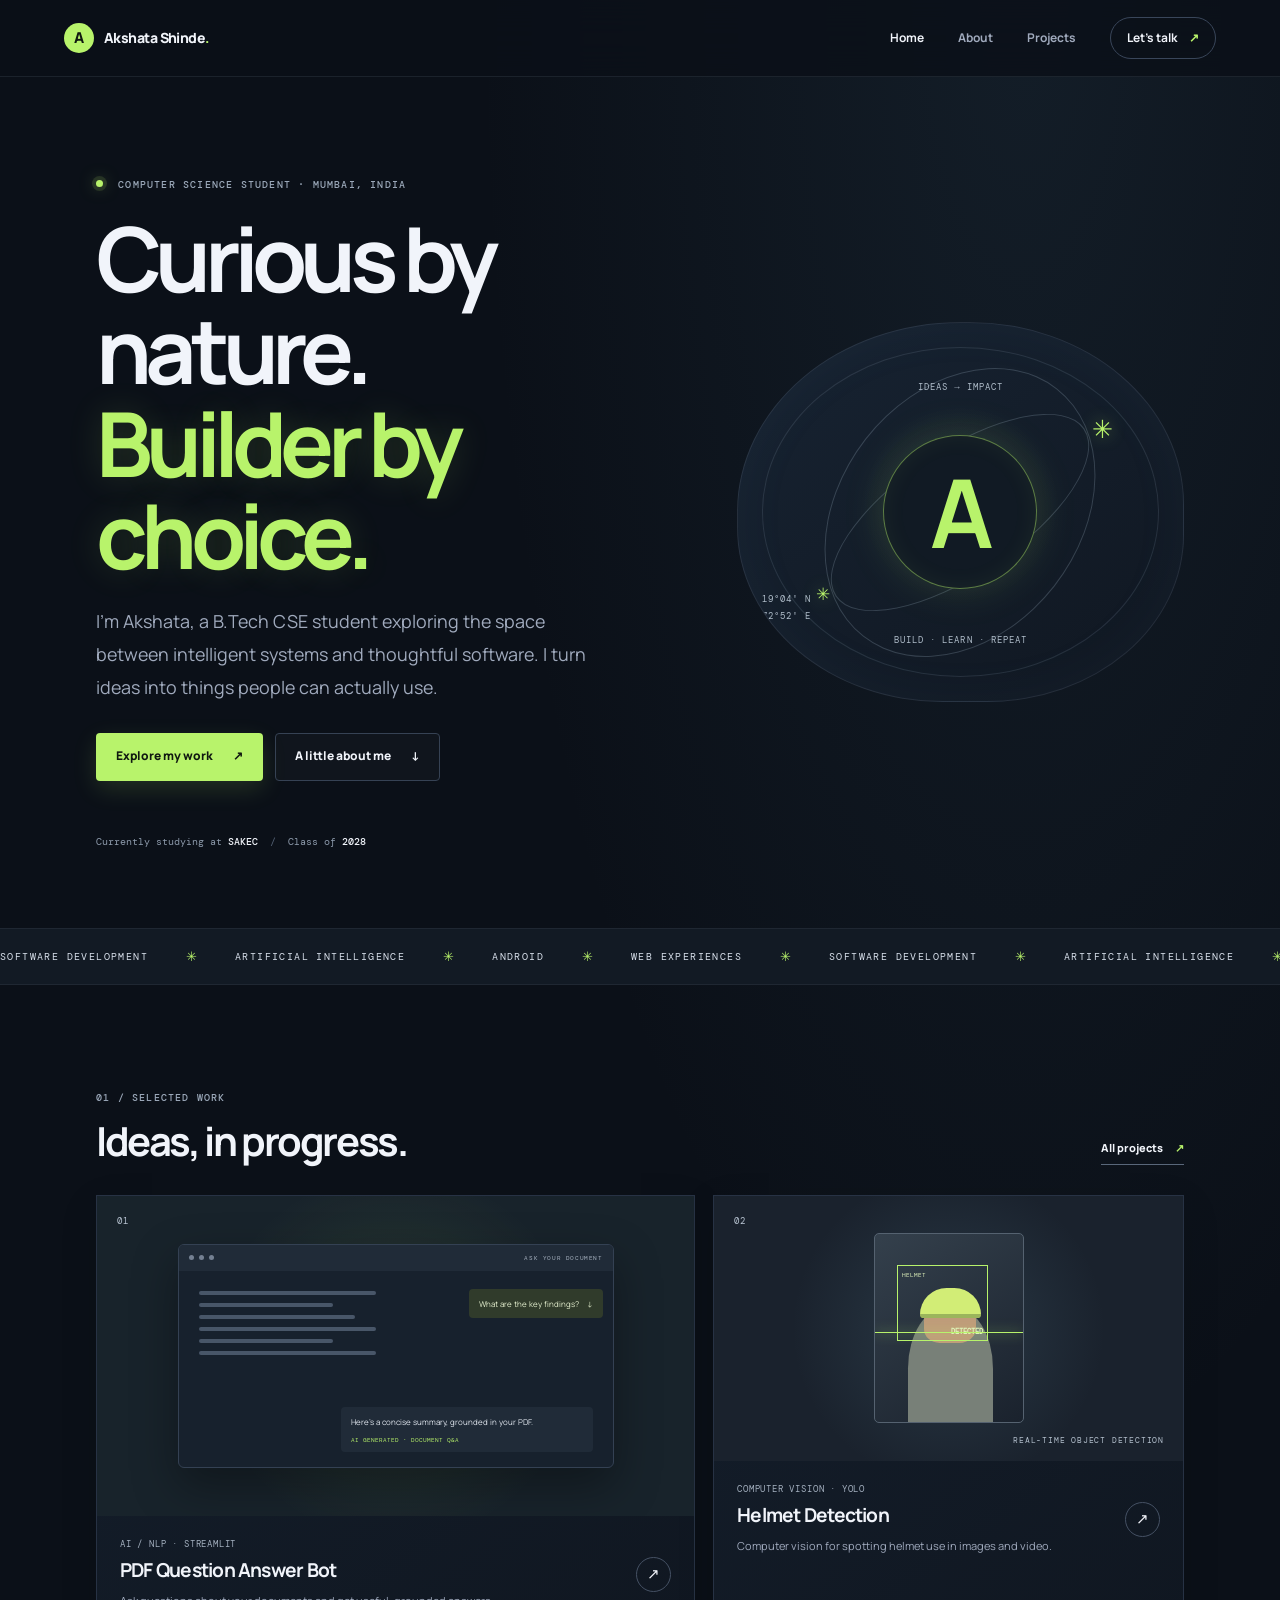
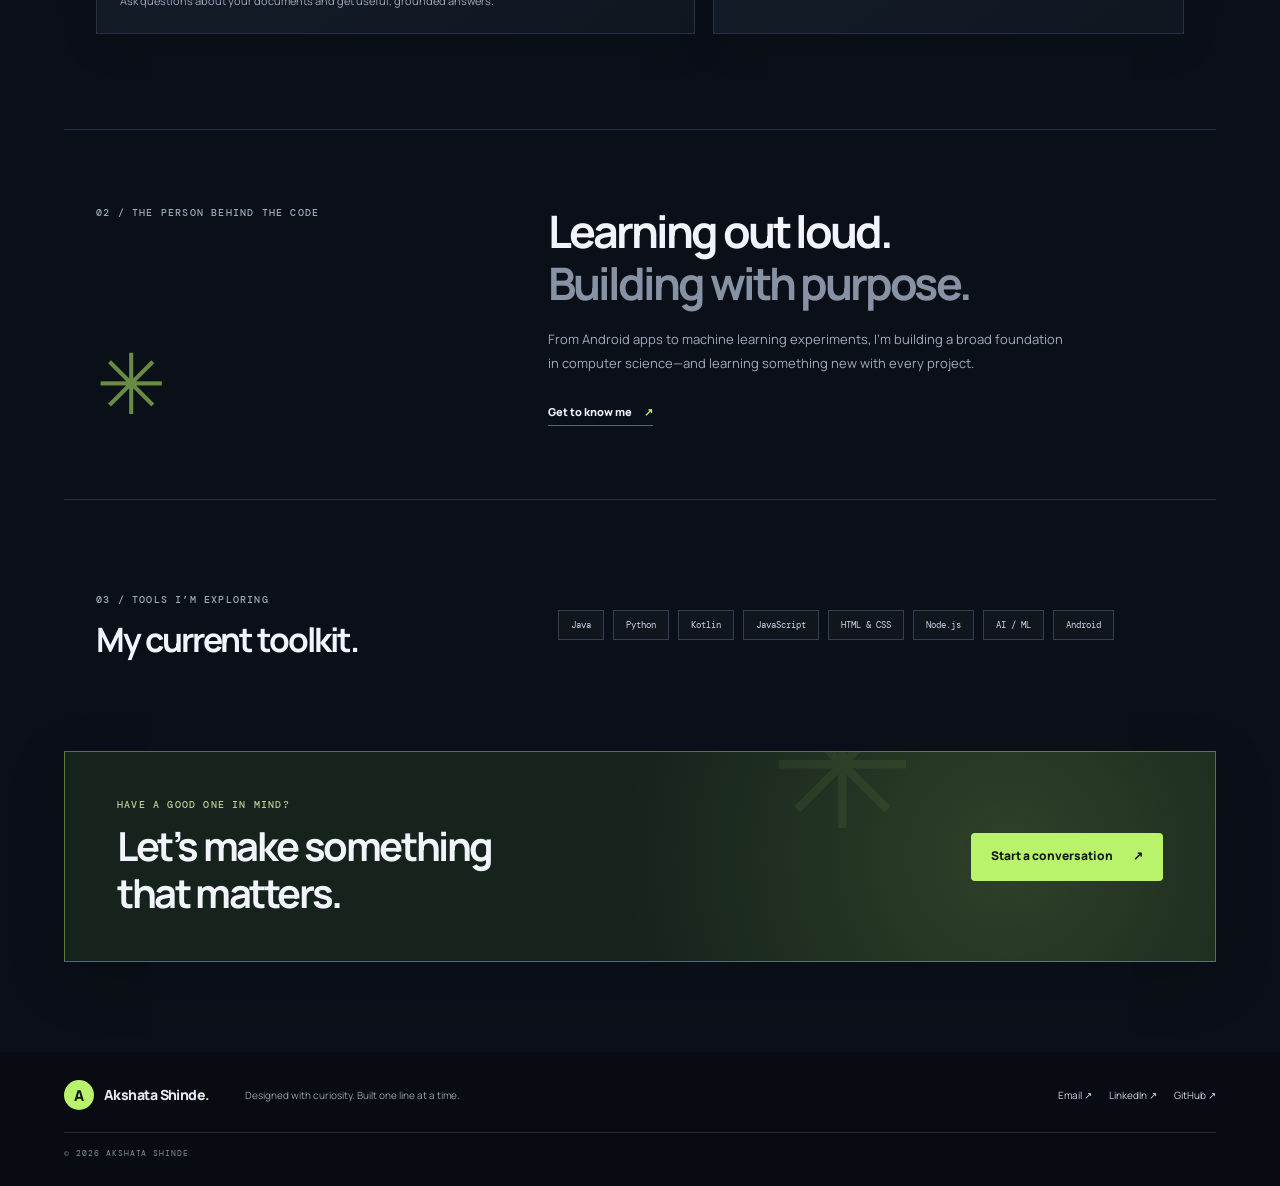
<file: index.html>
<!DOCTYPE html>
<html lang="en">

<head>
    <meta charset="UTF-8">
    <meta name="viewport" content="width=device-width, initial-scale=1">
    <meta name="theme-color" content="#10110f">
    <meta name="description"
        content="Akshata Shinde — computer science student building thoughtful software across AI, Android and the web.">
    <title>Akshata Shinde — Software Developer in the Making</title>
    <link rel="preconnect" href="https://fonts.googleapis.com">
    <link rel="preconnect" href="https://fonts.gstatic.com" crossorigin>
    <link
        href="https://fonts.googleapis.com/css2?family=DM+Mono:wght@400;500&family=Manrope:wght@400;500;600;700;800&display=swap"
        rel="stylesheet">
    <link rel="stylesheet" href="css/styles.css">
</head>

<body>
    <header class="site-header">
        <div class="nav-inner"><a class="logo" href="index.html"><span class="logo-mark">A</span><span>Akshata
                    Shinde<span class="logo-period">.</span></span></a><button class="nav-toggle" id="nav-toggle"
                aria-label="Open navigation" aria-expanded="false"
                aria-controls="main-nav"><span></span><span></span></button>
            <nav id="main-nav" aria-label="Main navigation"><a class="active" href="index.html">Home</a><a
                    href="about.html">About</a><a href="projects.html">Projects</a><a class="nav-contact"
                    href="contact.html">Let’s talk <span>↗</span></a></nav>
        </div>
    </header>
    <main>
        <section class="hero" id="hero">
            <div class="hero-copy">
                <p class="eyebrow"><span class="status-dot"></span> COMPUTER SCIENCE STUDENT · MUMBAI, INDIA</p>
                <h1>Curious by nature.<br><span class="highlight">Builder by choice.</span></h1>
                <p class="hero-intro">I’m Akshata, a B.Tech CSE student exploring the space between intelligent systems
                    and thoughtful software. I turn ideas into things people can actually use.</p>
                <div class="hero-actions"><a class="button button-primary" href="projects.html">Explore my work
                        <span>↗</span></a><a class="button button-quiet" href="about.html">A little about me
                        <span>↓</span></a></div>
                <div class="hero-meta"><span>Currently studying at <strong>SAKEC</strong></span><span
                        class="meta-separator">/</span><span>Class of <strong>2028</strong></span></div>
            </div>
            <aside class="hero-art" aria-label="Creative code illustration">
                <div class="art-orbit orbit-one"></div>
                <div class="art-orbit orbit-two"></div>
                <div class="art-core"><span>A</span></div><span class="art-label label-top">IDEAS → IMPACT</span><span
                    class="art-label label-bottom">BUILD · LEARN · REPEAT</span><span class="art-coordinate">19°04′
                    N<br>72°52′ E</span><span class="art-spark spark-one">✳</span><span
                    class="art-spark spark-two">✳</span>
            </aside>
        </section>
        <div class="ticker" aria-label="Areas of interest">
            <div class="ticker-track"><span>SOFTWARE DEVELOPMENT</span><i>✳</i><span>ARTIFICIAL
                    INTELLIGENCE</span><i>✳</i><span>ANDROID</span><i>✳</i><span>WEB
                    EXPERIENCES</span><i>✳</i><span>SOFTWARE DEVELOPMENT</span><i>✳</i><span>ARTIFICIAL
                    INTELLIGENCE</span><i>✳</i><span>ANDROID</span><i>✳</i><span>WEB EXPERIENCES</span><i>✳</i></div>
        </div>
        <section class="section-block">
            <div class="section-heading">
                <div>
                    <p class="eyebrow">01 / SELECTED WORK</p>
                    <h2>Ideas, in progress.</h2>
                </div><a class="text-link" href="projects.html">All projects <span>↗</span></a>
            </div>
            <div class="featured-grid">
                <article class="work-card work-card-large">
                    <div class="work-visual visual-pdf"><span class="visual-index">01</span>
                        <div class="pdf-window">
                            <div class="window-top"><i></i><i></i><i></i><span>ASK YOUR DOCUMENT</span></div>
                            <div class="window-body">
                                <div class="doc-lines"><b></b><b></b><b></b><b></b><b></b><b></b></div>
                                <div class="chat-bubble">What are the key findings?<span>↓</span></div>
                                <div class="answer-bubble">Here’s a concise summary, grounded in your PDF.<small>AI
                                        GENERATED · DOCUMENT Q&A</small></div>
                            </div>
                        </div><span class="visual-orbit"></span>
                    </div>
                    <div class="work-info">
                        <div>
                            <p class="card-kicker">AI / NLP · STREAMLIT</p>
                            <h3>PDF Question Answer Bot</h3>
                            <p>Ask questions about your documents and get useful, grounded answers.</p>
                        </div><a class="round-arrow" href="projects.html#pdf-bot"
                            aria-label="View PDF Question Answer Bot">↗</a>
                    </div>
                </article>
                <article class="work-card">
                    <div class="work-visual visual-vision"><span class="visual-index">02</span>
                        <div class="vision-frame">
                            <div class="helmet-figure"><span></span></div>
                            <div class="detect-box"><small>HELMET</small><b>DETECTED</b></div>
                            <div class="scan-line"></div>
                        </div><span class="vision-caption">REAL-TIME OBJECT DETECTION</span>
                    </div>
                    <div class="work-info">
                        <div>
                            <p class="card-kicker">COMPUTER VISION · YOLO</p>
                            <h3>Helmet Detection</h3>
                            <p>Computer vision for spotting helmet use in images and video.</p>
                        </div><a class="round-arrow" href="projects.html#helmet-detection"
                            aria-label="View Helmet Detection">↗</a>
                    </div>
                </article>
            </div>
        </section>
        <section class="home-about">
            <div class="home-about-label"><span class="eyebrow">02 / THE PERSON BEHIND THE CODE</span><span
                    class="about-asterisk">✳</span></div>
            <div>
                <h2>Learning out loud.<br><span class="muted-text">Building with purpose.</span></h2>
                <p>From Android apps to machine learning experiments, I’m building a broad foundation in computer
                    science—and learning something new with every project.</p><a class="text-link" href="about.html">Get
                    to know me <span>↗</span></a>
            </div>
        </section>
        <section class="stack-strip">
            <div>
                <p class="eyebrow">03 / TOOLS I’M EXPLORING</p>
                <h2>My current toolkit.</h2>
            </div>
            <div class="stack-items">
                <span>Java</span><span>Python</span><span>Kotlin</span><span>JavaScript</span><span>HTML &
                    CSS</span><span>Node.js</span><span>AI / ML</span><span>Android</span></div>
        </section>
        <section class="cta-banner">
            <div>
                <p class="eyebrow">HAVE A GOOD ONE IN MIND?</p>
                <h2>Let’s make something<br>that matters.</h2>
            </div><a class="button button-dark" href="contact.html">Start a conversation <span>↗</span></a><span
                class="cta-star">✳</span>
        </section>
    </main>
    <footer class="site-footer"><a class="logo" href="index.html"><span class="logo-mark">A</span><span>Akshata
                Shinde<span class="logo-period">.</span></span></a>
        <p>Designed with curiosity. Built one line at a time.</p>
        <div class="footer-links"><a href="mailto:akshatashinde0706@gmail.com">Email ↗</a><a
                href="https://www.linkedin.com/in/akshata-shinde-3795b3327/" target="_blank"
                rel="noopener noreferrer">LinkedIn ↗</a><a href="https://github.com/akshatashinde07" target="_blank"
                rel="noopener noreferrer">GitHub ↗</a></div><span class="copyright">© <span data-year>2026</span>
            AKSHATA SHINDE</span>
    </footer>
    <script src="js/script.js"></script>
</body>

</html>
</file>
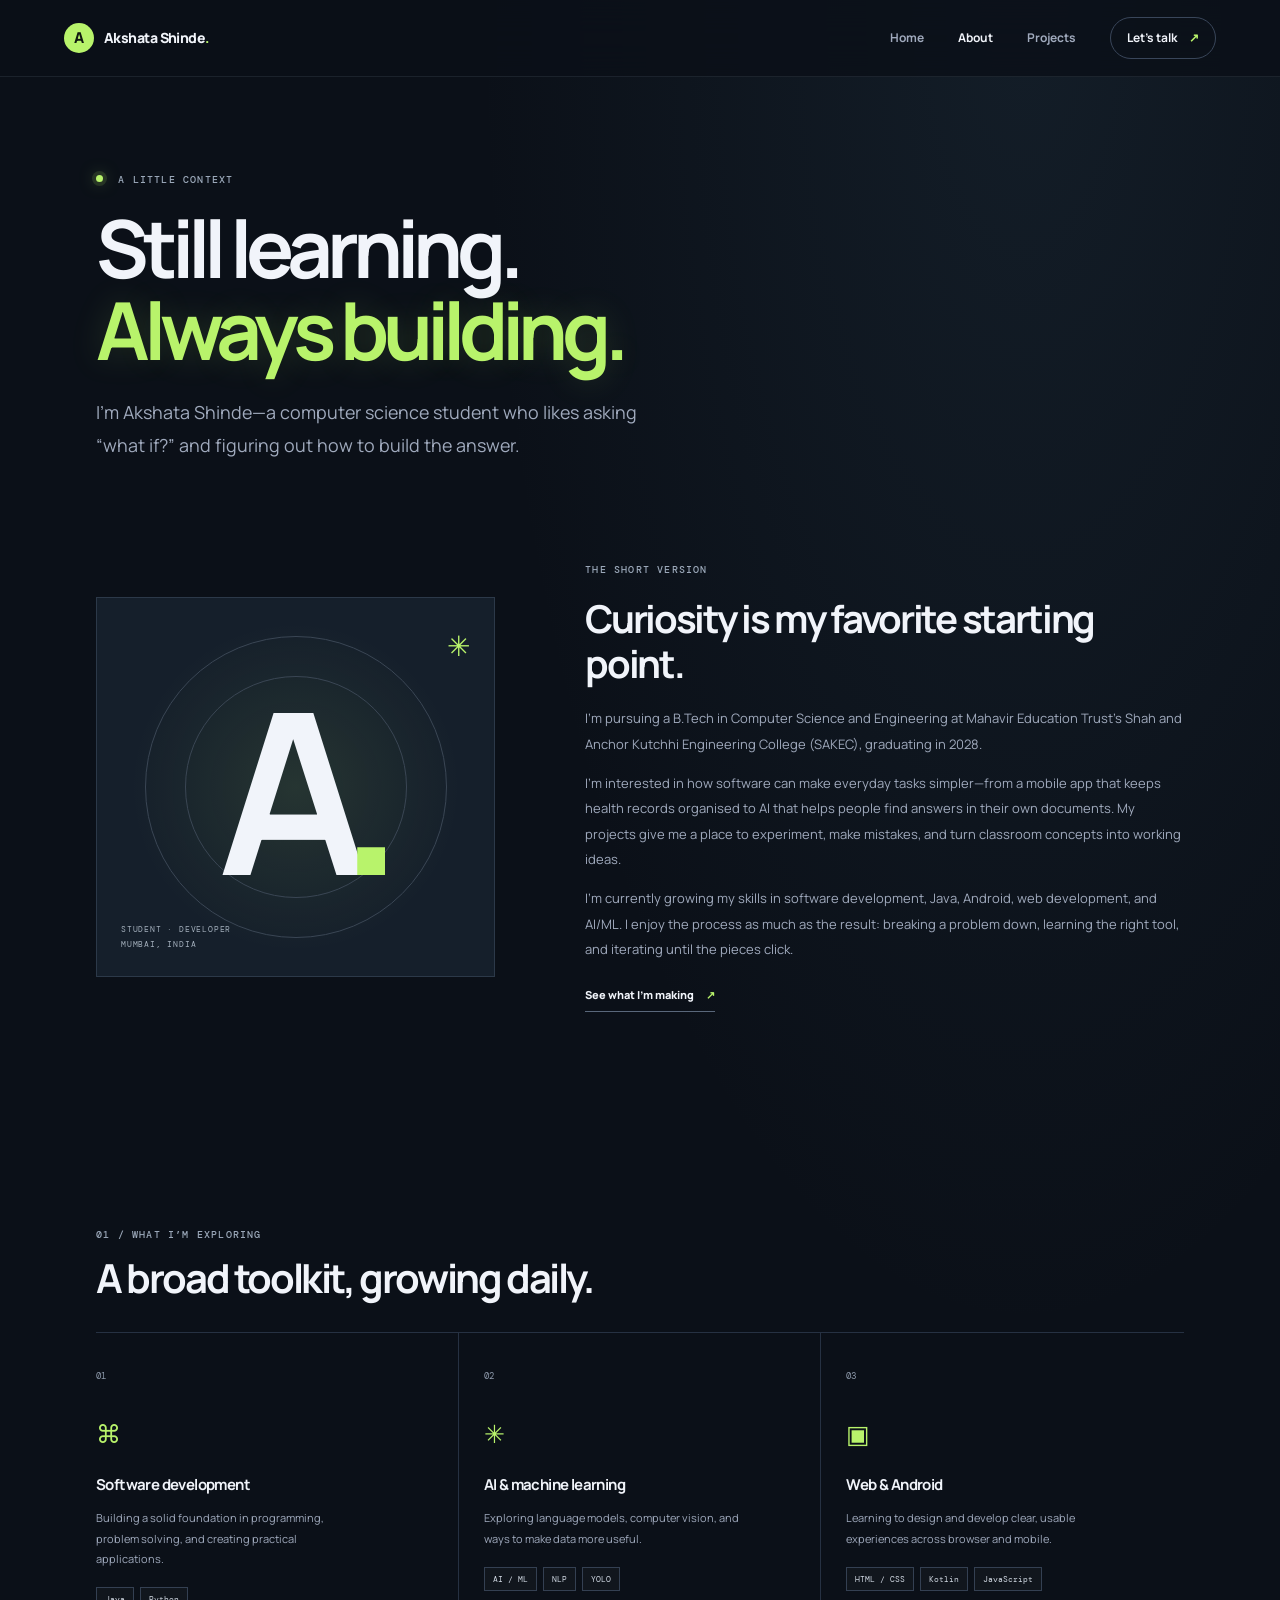
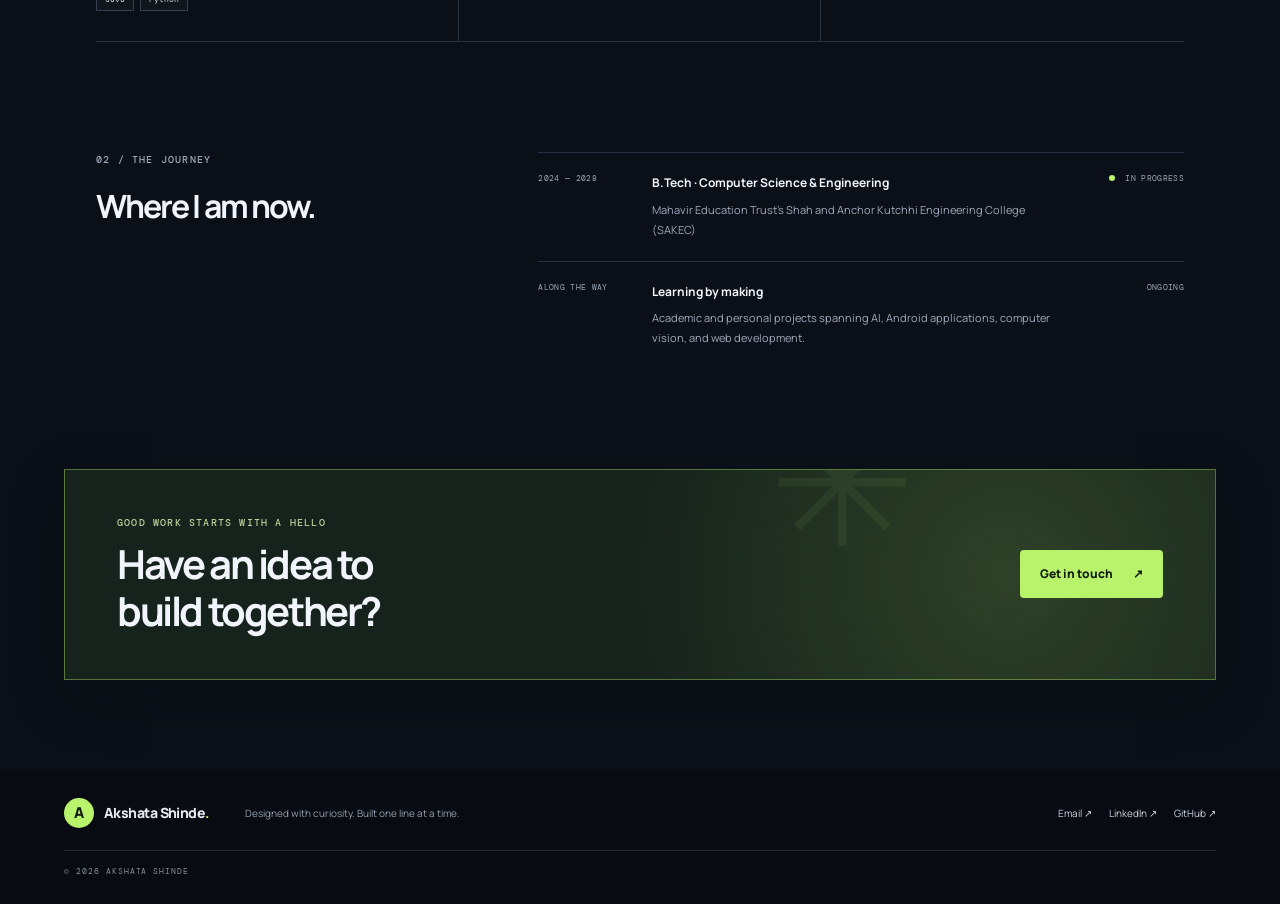
<file: about.html>
<!DOCTYPE html>
<html lang="en">

<head>
    <meta charset="UTF-8">
    <meta name="viewport" content="width=device-width, initial-scale=1">
    <meta name="theme-color" content="#10110f">
    <meta name="description"
        content="About Akshata Shinde, a computer science student interested in software development, AI and Android.">
    <title>About — Akshata Shinde</title>
    <link rel="preconnect" href="https://fonts.googleapis.com">
    <link rel="preconnect" href="https://fonts.gstatic.com" crossorigin>
    <link
        href="https://fonts.googleapis.com/css2?family=DM+Mono:wght@400;500&family=Manrope:wght@400;500;600;700;800&display=swap"
        rel="stylesheet">
    <link rel="stylesheet" href="css/styles.css">
</head>

<body>
    <header class="site-header">
        <div class="nav-inner"><a class="logo" href="index.html"><span class="logo-mark">A</span><span>Akshata
                    Shinde<span class="logo-period">.</span></span></a><button class="nav-toggle" id="nav-toggle"
                aria-label="Open navigation" aria-expanded="false"
                aria-controls="main-nav"><span></span><span></span></button>
            <nav id="main-nav" aria-label="Main navigation"><a href="index.html">Home</a><a class="active"
                    href="about.html">About</a><a href="projects.html">Projects</a><a class="nav-contact"
                    href="contact.html">Let’s talk <span>↗</span></a></nav>
        </div>
    </header>
    <main>
        <section class="page-hero">
            <p class="eyebrow"><span class="status-dot"></span> A LITTLE CONTEXT</p>
            <h1>Still learning.<br><span class="highlight">Always building.</span></h1>
            <p class="page-lead">I’m Akshata Shinde—a computer science student who likes asking “what if?” and figuring
                out how to build the answer.</p>
        </section>
        <section class="about-layout">
            <div class="about-monogram"><span class="mono-big">A<span>.</span></span><span class="mono-note">STUDENT ·
                    DEVELOPER<br>MUMBAI, INDIA</span><span class="mono-star">✳</span></div>
            <div class="about-copy">
                <p class="eyebrow">THE SHORT VERSION</p>
                <h2>Curiosity is my favorite starting point.</h2>
                <p>I’m pursuing a B.Tech in Computer Science and Engineering at Mahavir Education Trust’s Shah and
                    Anchor Kutchhi Engineering College (SAKEC), graduating in 2028.</p>
                <p>I’m interested in how software can make everyday tasks simpler—from a mobile app that keeps health
                    records organised to AI that helps people find answers in their own documents. My projects give me a
                    place to experiment, make mistakes, and turn classroom concepts into working ideas.</p>
                <p>I’m currently growing my skills in software development, Java, Android, web development, and AI/ML. I
                    enjoy the process as much as the result: breaking a problem down, learning the right tool, and
                    iterating until the pieces click.</p><a class="text-link" href="projects.html">See what I’m making
                    <span>↗</span></a>
            </div>
        </section>
        <section class="section-block">
            <div class="section-heading">
                <div>
                    <p class="eyebrow">01 / WHAT I’M EXPLORING</p>
                    <h2>A broad toolkit, growing daily.</h2>
                </div>
            </div>
            <div class="capability-grid">
                <article><span class="cap-number">01</span><span class="cap-icon">⌘</span>
                    <h3>Software development</h3>
                    <p>Building a solid foundation in programming, problem solving, and creating practical applications.
                    </p>
                    <div class="mini-tags"><span>Java</span><span>Python</span></div>
                </article>
                <article><span class="cap-number">02</span><span class="cap-icon">✳</span>
                    <h3>AI & machine learning</h3>
                    <p>Exploring language models, computer vision, and ways to make data more useful.</p>
                    <div class="mini-tags"><span>AI / ML</span><span>NLP</span><span>YOLO</span></div>
                </article>
                <article><span class="cap-number">03</span><span class="cap-icon">▣</span>
                    <h3>Web & Android</h3>
                    <p>Learning to design and develop clear, usable experiences across browser and mobile.</p>
                    <div class="mini-tags"><span>HTML / CSS</span><span>Kotlin</span><span>JavaScript</span></div>
                </article>
            </div>
        </section>
        <section class="timeline-section">
            <div>
                <p class="eyebrow">02 / THE JOURNEY</p>
                <h2>Where I am now.</h2>
            </div>
            <div class="timeline">
                <article><span class="timeline-date">2024 — 2028</span>
                    <div>
                        <h3>B.Tech · Computer Science & Engineering</h3>
                        <p>Mahavir Education Trust’s Shah and Anchor Kutchhi Engineering College (SAKEC)</p>
                    </div><span class="timeline-status"><i></i> IN PROGRESS</span>
                </article>
                <article><span class="timeline-date">ALONG THE WAY</span>
                    <div>
                        <h3>Learning by making</h3>
                        <p>Academic and personal projects spanning AI, Android applications, computer vision, and web
                            development.</p>
                    </div><span class="timeline-status">ONGOING</span>
                </article>
            </div>
        </section>
        <section class="cta-banner">
            <div>
                <p class="eyebrow">GOOD WORK STARTS WITH A HELLO</p>
                <h2>Have an idea to<br>build together?</h2>
            </div><a class="button button-dark" href="contact.html">Get in touch <span>↗</span></a><span
                class="cta-star">✳</span>
        </section>
    </main>
    <footer class="site-footer"><a class="logo" href="index.html"><span class="logo-mark">A</span><span>Akshata
                Shinde<span class="logo-period">.</span></span></a>
        <p>Designed with curiosity. Built one line at a time.</p>
        <div class="footer-links"><a href="mailto:akshatashinde0706@gmail.com">Email ↗</a><a
                href="https://www.linkedin.com/in/akshata-shinde-3795b3327/" target="_blank"
                rel="noopener noreferrer">LinkedIn ↗</a><a href="https://github.com/akshatashinde07" target="_blank"
                rel="noopener noreferrer">GitHub ↗</a></div><span class="copyright">© <span data-year>2026</span>
            AKSHATA SHINDE</span>
    </footer>
    <script src="js/script.js"></script>
</body>

</html>
</file>
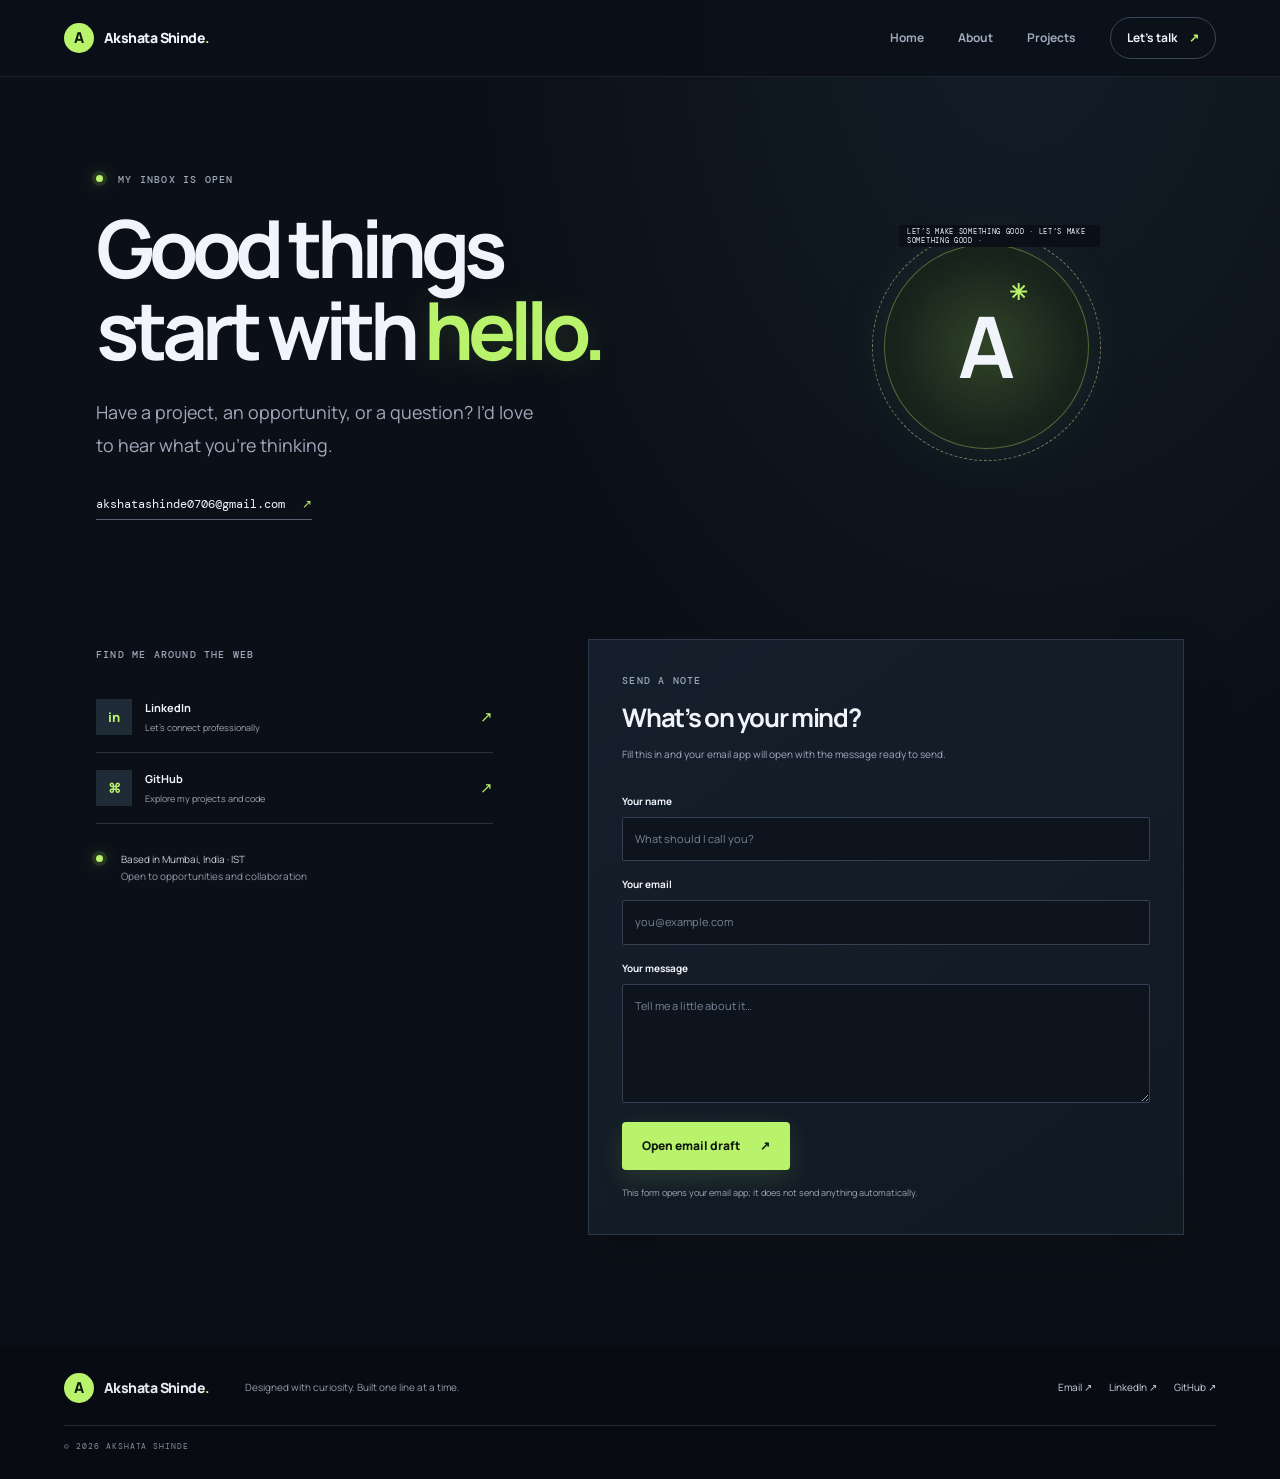
<file: contact.html>
<!DOCTYPE html>
<html lang="en">

<head>
    <meta charset="UTF-8">
    <meta name="viewport" content="width=device-width, initial-scale=1.0">
    <meta name="theme-color" content="#10110f">
    <meta name="description" content="Contact Akshata Shinde about collaboration, opportunities and ideas.">
    <title>Contact — Akshata Shinde</title>
    <link rel="preconnect" href="https://fonts.googleapis.com">
    <link rel="preconnect" href="https://fonts.gstatic.com" crossorigin>
    <link
        href="https://fonts.googleapis.com/css2?family=DM+Mono:wght@400;500&family=Manrope:wght@400;500;600;700;800&display=swap"
        rel="stylesheet">
    <link rel="stylesheet" href="css/styles.css">
</head>

<body>
    <header class="site-header">
        <div class="nav-inner"><a class="logo" href="index.html"><span class="logo-mark">A</span><span>Akshata
                    Shinde<span class="logo-period">.</span></span></a><button class="nav-toggle" id="nav-toggle"
                aria-label="Open navigation" aria-expanded="false"
                aria-controls="main-nav"><span></span><span></span></button>
            <nav id="main-nav" aria-label="Main navigation"><a href="index.html">Home</a><a
                    href="about.html">About</a><a href="projects.html">Projects</a><a class="nav-contact active"
                    href="contact.html">Let’s talk <span>↗</span></a></nav>
        </div>
    </header>
    <main>
        <section class="contact-hero">
            <div>
                <p class="eyebrow"><span class="status-dot"></span> MY INBOX IS OPEN</p>
                <h1>Good things<br>start with <span class="highlight">hello.</span></h1>
                <p class="page-lead">Have a project, an opportunity, or a question? I’d love to hear what you’re
                    thinking.</p><a class="email-address"
                    href="mailto:akshatashinde0706@gmail.com">akshatashinde0706@gmail.com <span>↗</span></a>
            </div>
            <div class="contact-stamp" aria-hidden="true">
                <div class="stamp-ring"><span>LET’S MAKE SOMETHING GOOD · LET’S MAKE SOMETHING GOOD · </span></div>
                <b>A<span>✳</span></b>
            </div>
        </section>
        <section class="contact-layout">
            <div class="contact-options">
                <p class="eyebrow">FIND ME AROUND THE WEB</p><a class="social-card"
                    href="https://www.linkedin.com/in/akshata-shinde-3795b3327/" target="_blank"
                    rel="noopener noreferrer"><span class="social-icon">in</span><span><b>LinkedIn</b><small>Let’s
                            connect professionally</small></span><i>↗</i></a><a class="social-card"
                    href="https://github.com/akshatashinde07" target="_blank" rel="noopener noreferrer"><span
                        class="social-icon">⌘</span><span><b>GitHub</b><small>Explore my projects and
                            code</small></span><i>↗</i></a>
                <div class="contact-note"><span class="status-dot"></span>
                    <p>Based in Mumbai, India · IST<br><span>Open to opportunities and collaboration</span></p>
                </div>
            </div>
            <div class="message-panel">
                <p class="eyebrow">SEND A NOTE</p>
                <h2>What’s on your mind?</h2>
                <p class="panel-intro">Fill this in and your email app will open with the message ready to send.</p>
                <form id="contact-form"><label for="name">Your name</label><input type="text" id="name" name="name"
                        placeholder="What should I call you?" autocomplete="name" required><label for="email">Your
                        email</label><input type="email" id="email" name="email" placeholder="you@example.com"
                        autocomplete="email" required><label for="message">Your message</label><textarea id="message"
                        name="message" rows="5" placeholder="Tell me a little about it…" required></textarea><button
                        class="button button-primary" type="submit">Open email draft <span>↗</span></button>
                    <p class="form-note" id="form-message" aria-live="polite">This form opens your email app; it does
                        not send anything automatically.</p>
                </form>
            </div>
        </section>
    </main>
    <footer class="site-footer"><a class="logo" href="index.html"><span class="logo-mark">A</span><span>Akshata
                Shinde<span class="logo-period">.</span></span></a>
        <p>Designed with curiosity. Built one line at a time.</p>
        <div class="footer-links"><a href="mailto:akshatashinde0706@gmail.com">Email ↗</a><a
                href="https://www.linkedin.com/in/akshata-shinde-3795b3327/" target="_blank"
                rel="noopener noreferrer">LinkedIn ↗</a><a href="https://github.com/akshatashinde07" target="_blank"
                rel="noopener noreferrer">GitHub ↗</a></div><span class="copyright">© <span data-year>2026</span>
            AKSHATA SHINDE</span>
    </footer>
    <script src="js/script.js"></script>
</body>

</html>
</file>
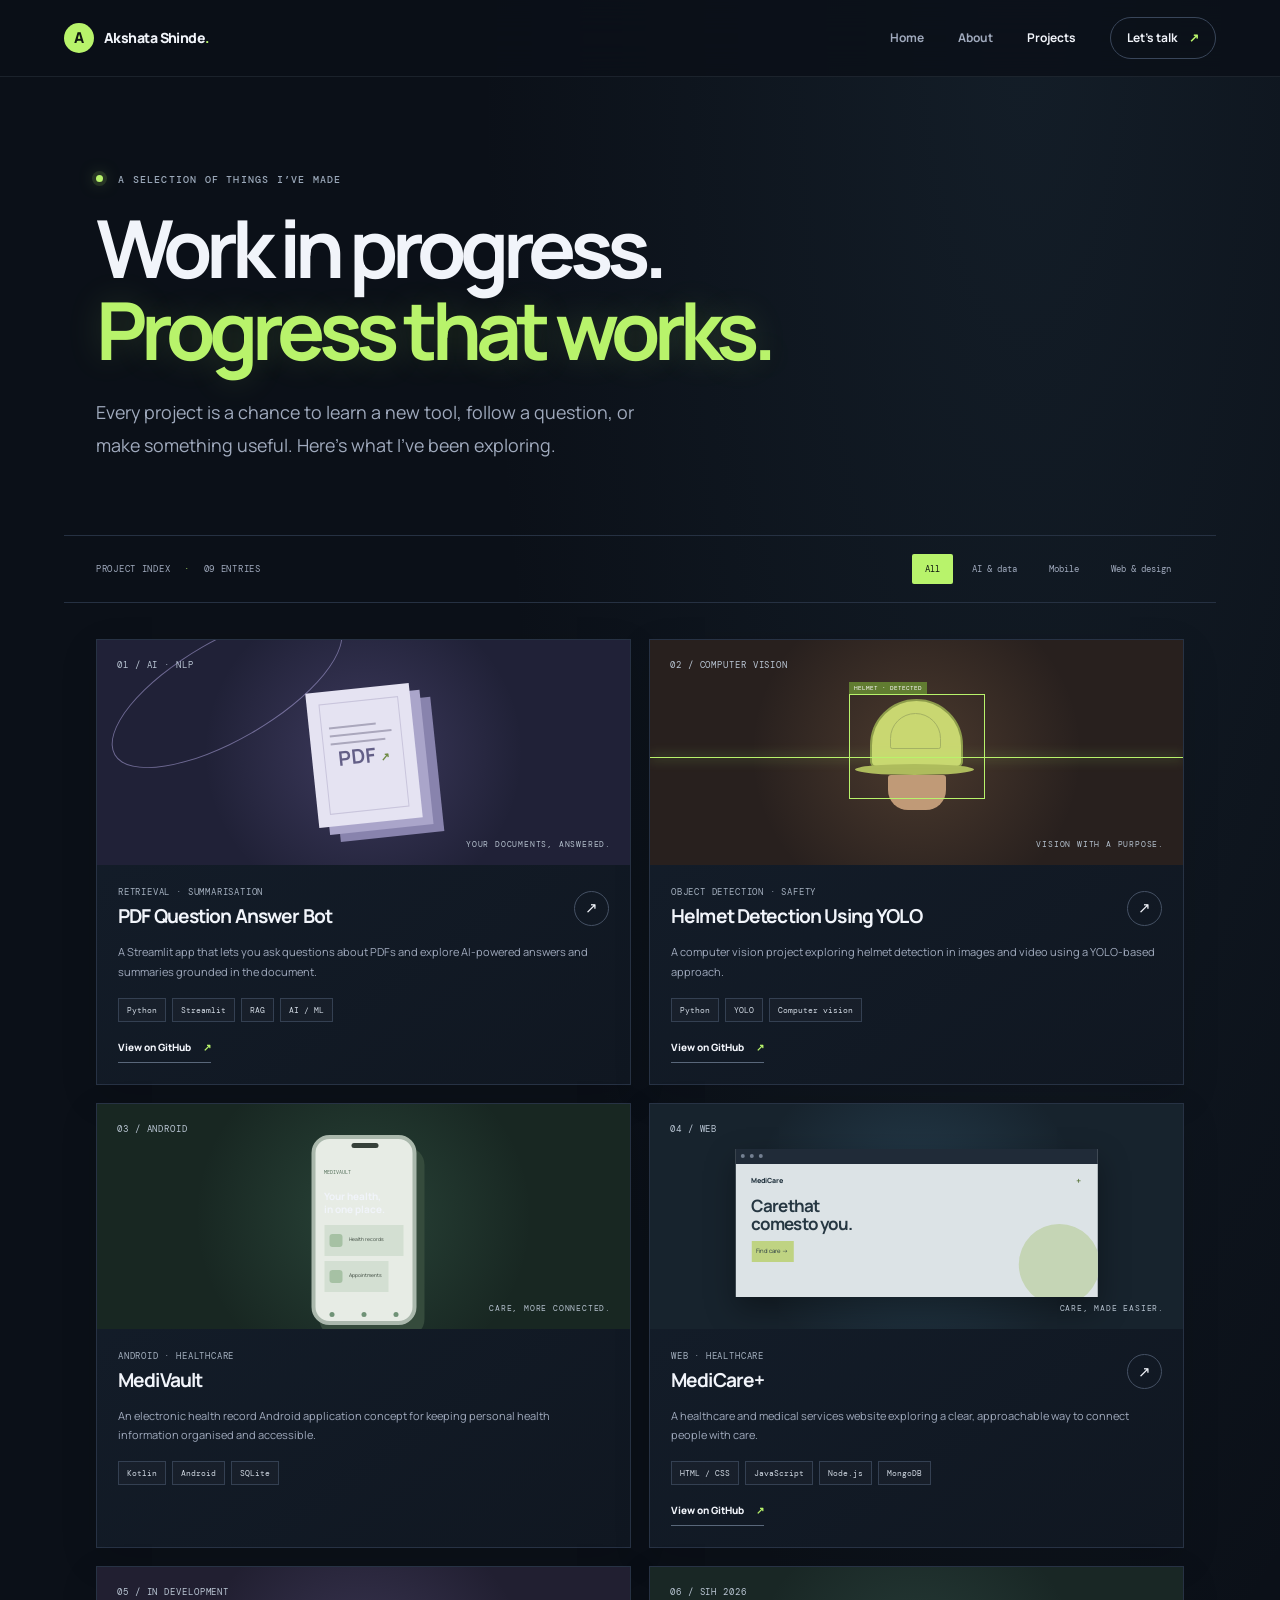
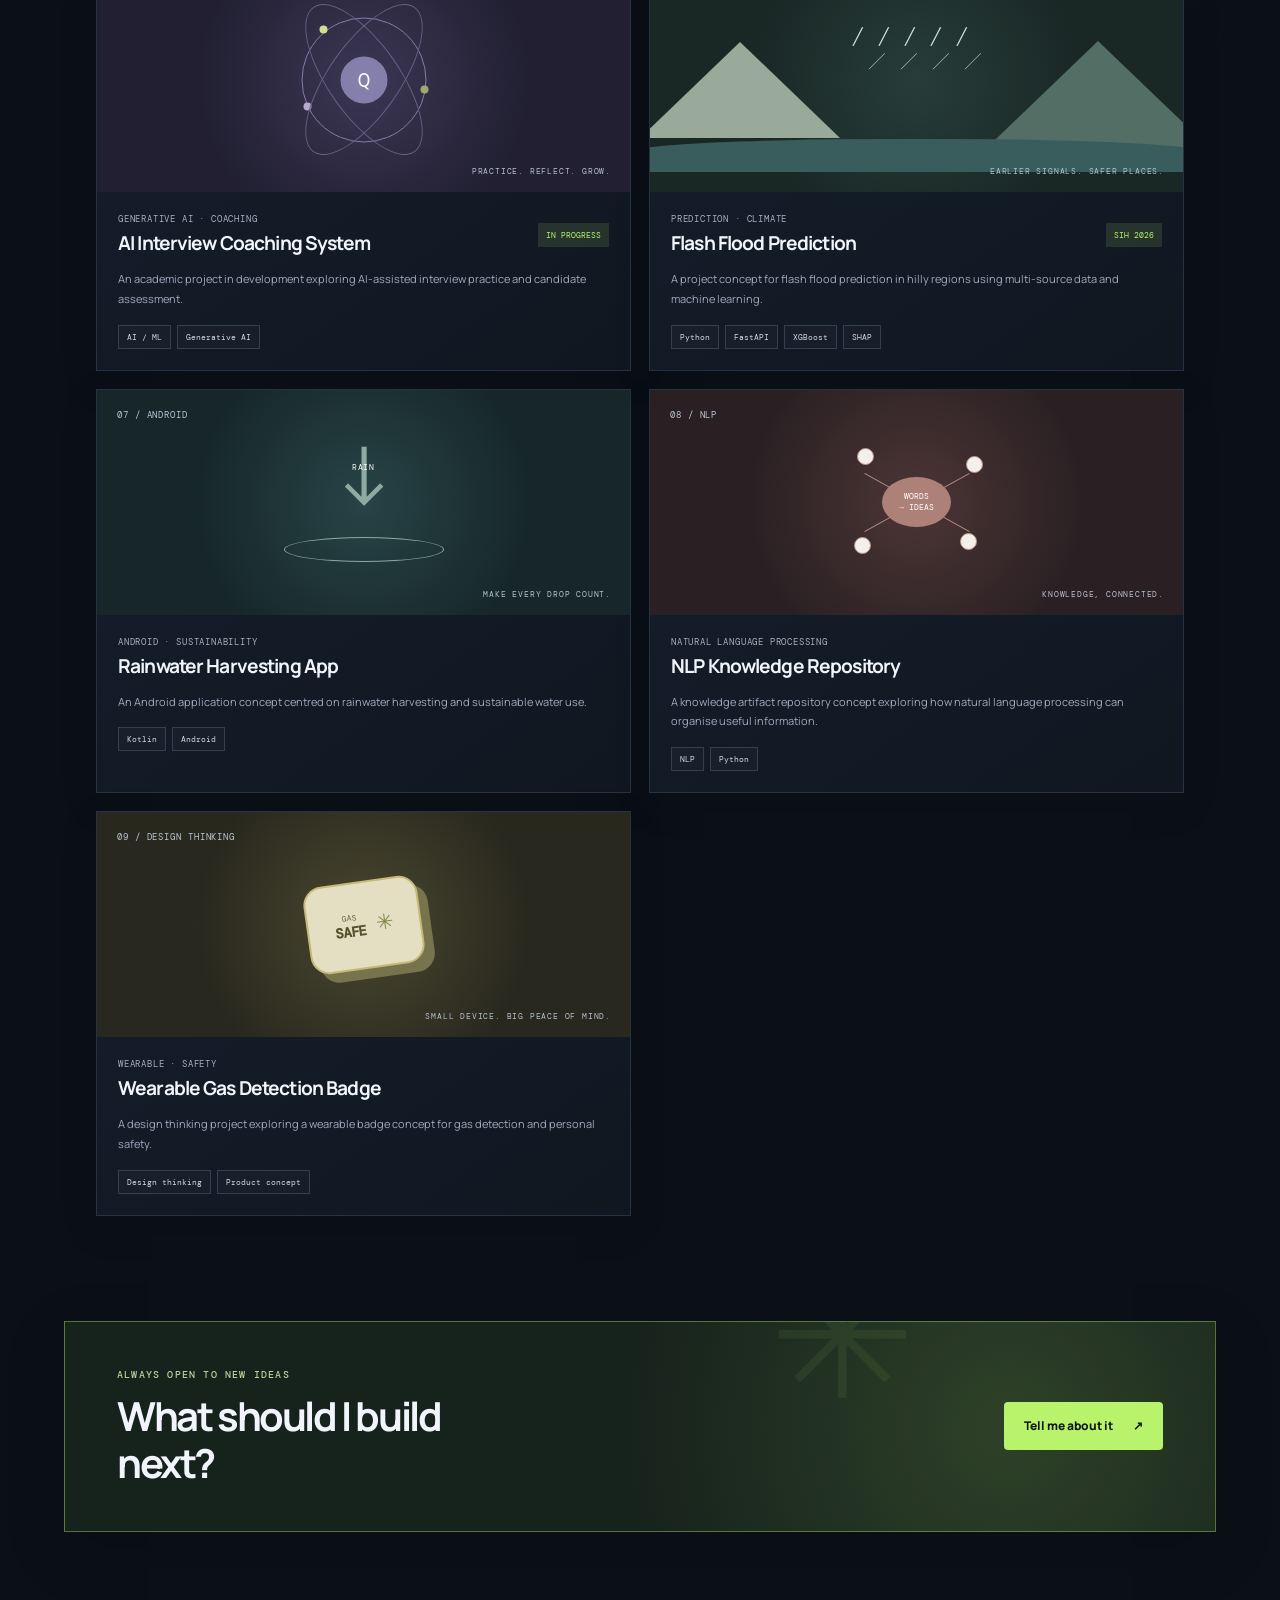
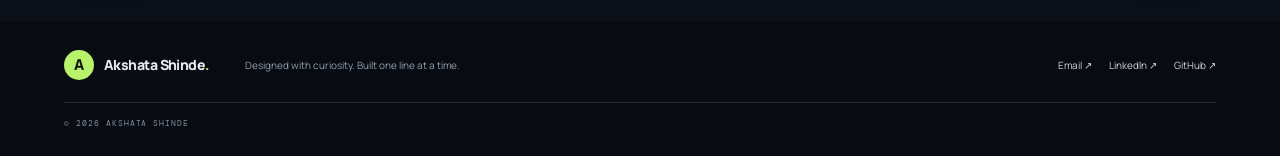
<file: projects.html>
<!DOCTYPE html>
<html lang="en">

<head>
    <meta charset="UTF-8">
    <meta name="viewport" content="width=device-width, initial-scale=1">
    <meta name="theme-color" content="#10110f">
    <meta name="description"
        content="Projects by Akshata Shinde across AI, computer vision, Android and web development.">
    <title>Projects — Akshata Shinde</title>
    <link rel="preconnect" href="https://fonts.googleapis.com">
    <link rel="preconnect" href="https://fonts.gstatic.com" crossorigin>
    <link
        href="https://fonts.googleapis.com/css2?family=DM+Mono:wght@400;500&family=Manrope:wght@400;500;600;700;800&display=swap"
        rel="stylesheet">
    <link rel="stylesheet" href="css/styles.css">
</head>

<body>
    <header class="site-header">
        <div class="nav-inner"><a class="logo" href="index.html"><span class="logo-mark">A</span><span>Akshata
                    Shinde<span class="logo-period">.</span></span></a><button class="nav-toggle" id="nav-toggle"
                aria-label="Open navigation" aria-expanded="false"
                aria-controls="main-nav"><span></span><span></span></button>
            <nav id="main-nav" aria-label="Main navigation"><a href="index.html">Home</a><a
                    href="about.html">About</a><a class="active" href="projects.html">Projects</a><a class="nav-contact"
                    href="contact.html">Let’s talk <span>↗</span></a></nav>
        </div>
    </header>
    <main>
        <section class="page-hero projects-hero">
            <p class="eyebrow"><span class="status-dot"></span> A SELECTION OF THINGS I’VE MADE</p>
            <h1>Work in progress.<br><span class="highlight">Progress that works.</span></h1>
            <p class="page-lead">Every project is a chance to learn a new tool, follow a question, or make something
                useful. Here’s what I’ve been exploring.</p>
        </section>
        <div class="project-toolbar">
            <p>PROJECT INDEX <span>·</span> 09 ENTRIES</p>
            <div class="filter-list" role="group" aria-label="Filter projects"><button class="filter-button active"
                    data-filter="all">All</button><button class="filter-button" data-filter="ai">AI &
                    data</button><button class="filter-button" data-filter="mobile">Mobile</button><button
                    class="filter-button" data-filter="web">Web & design</button></div>
        </div>
        <section class="project-grid">
            <article class="project-card" id="pdf-bot" data-category="ai">
                <div class="project-art art-purple"><span class="project-art-no">01 / AI · NLP</span>
                    <div class="paper-stack"><span></span><span></span><span></span><b>PDF<span>↗</span></b></div>
                    <div class="orbit-ring"></div><span class="art-caption">YOUR DOCUMENTS, ANSWERED.</span>
                </div>
                <div class="project-content">
                    <div class="project-title-row">
                        <div>
                            <p class="card-kicker">RETRIEVAL · SUMMARISATION</p>
                            <h2>PDF Question Answer Bot</h2>
                        </div><a class="round-arrow" href="https://github.com/akshatashinde07/PDF_Question_Answer_Bot"
                            target="_blank" rel="noopener noreferrer"
                            aria-label="View PDF Question Answer Bot on GitHub">↗</a>
                    </div>
                    <p>A Streamlit app that lets you ask questions about PDFs and explore AI-powered answers and
                        summaries grounded in the document.</p>
                    <div class="tech-list"><span>Python</span><span>Streamlit</span><span>RAG</span><span>AI / ML</span>
                    </div><a class="project-link" href="https://github.com/akshatashinde07/PDF_Question_Answer_Bot"
                        target="_blank" rel="noopener noreferrer">View on GitHub <span>↗</span></a>
                </div>
            </article>
            <article class="project-card" id="helmet-detection" data-category="ai">
                <div class="project-art art-orange"><span class="project-art-no">02 / COMPUTER VISION</span>
                    <div class="helmet-shape">
                        <div class="helmet-dome"></div>
                        <div class="helmet-brim"></div>
                        <div class="helmet-face"></div>
                    </div>
                    <div class="bounding-box"><span>HELMET · DETECTED</span></div><span class="scan-line"></span><span
                        class="art-caption">VISION WITH A PURPOSE.</span>
                </div>
                <div class="project-content">
                    <div class="project-title-row">
                        <div>
                            <p class="card-kicker">OBJECT DETECTION · SAFETY</p>
                            <h2>Helmet Detection Using YOLO</h2>
                        </div><a class="round-arrow" href="https://github.com/akshatashinde07/Helmet-Detection-System"
                            target="_blank" rel="noopener noreferrer" aria-label="View Helmet Detection on GitHub">↗</a>
                    </div>
                    <p>A computer vision project exploring helmet detection in images and video using a YOLO-based
                        approach.</p>
                    <div class="tech-list"><span>Python</span><span>YOLO</span><span>Computer vision</span></div><a
                        class="project-link" href="https://github.com/akshatashinde07/Helmet-Detection-System"
                        target="_blank" rel="noopener noreferrer">View on GitHub <span>↗</span></a>
                </div>
            </article>
            <article class="project-card" data-category="mobile">
                <div class="project-art art-mint"><span class="project-art-no">03 / ANDROID</span>
                    <div class="phone-mock">
                        <div class="phone-notch"></div><small>MEDIVAULT</small><b>Your health,<br>in one place.</b>
                        <div class="phone-card"><i></i><span>Health records</span></div>
                        <div class="phone-card short"><i></i><span>Appointments</span></div>
                        <div class="phone-nav"><i></i><i></i><i></i></div>
                    </div><span class="art-caption">CARE, MORE CONNECTED.</span>
                </div>
                <div class="project-content">
                    <div class="project-title-row">
                        <div>
                            <p class="card-kicker">ANDROID · HEALTHCARE</p>
                            <h2>MediVault</h2>
                        </div>
                    </div>
                    <p>An electronic health record Android application concept for keeping personal health information
                        organised and accessible.</p>
                    <div class="tech-list"><span>Kotlin</span><span>Android</span><span>SQLite</span></div>
                </div>
            </article>
            <article class="project-card" data-category="web">
                <div class="project-art art-blue"><span class="project-art-no">04 / WEB</span>
                    <div class="browser-mock">
                        <div class="browser-bar"><i></i><i></i><i></i></div>
                        <div class="browser-content">
                            <div class="browser-nav">MediCare<span>＋</span></div><b>Care that<br>comes to you.</b>
                            <div class="browser-cta">Find care →</div>
                            <div class="browser-sun"></div>
                        </div>
                    </div><span class="art-caption">CARE, MADE EASIER.</span>
                </div>
                <div class="project-content">
                    <div class="project-title-row">
                        <div>
                            <p class="card-kicker">WEB · HEALTHCARE</p>
                            <h2>MediCare+</h2>
                        </div><a class="round-arrow" href="https://github.com/akshatashinde07/MediCare-Plus"
                            target="_blank" rel="noopener noreferrer" aria-label="View MediCare Plus on GitHub">↗</a>
                    </div>
                    <p>A healthcare and medical services website exploring a clear, approachable way to connect people
                        with care.</p>
                    <div class="tech-list"><span>HTML /
                            CSS</span><span>JavaScript</span><span>Node.js</span><span>MongoDB</span></div><a
                        class="project-link" href="https://github.com/akshatashinde07/MediCare-Plus" target="_blank"
                        rel="noopener noreferrer">View on GitHub <span>↗</span></a>
                </div>
            </article>
            <article class="project-card" data-category="ai">
                <div class="project-art art-violet"><span class="project-art-no">05 / IN DEVELOPMENT</span>
                    <div class="interview-orbit"><span>Q</span><i></i><i></i><i></i></div><span
                        class="art-caption">PRACTICE. REFLECT. GROW.</span>
                </div>
                <div class="project-content">
                    <div class="project-title-row">
                        <div>
                            <p class="card-kicker">GENERATIVE AI · COACHING</p>
                            <h2>AI Interview Coaching System</h2>
                        </div><span class="status-pill">IN PROGRESS</span>
                    </div>
                    <p>An academic project in development exploring AI-assisted interview practice and candidate
                        assessment.</p>
                    <div class="tech-list"><span>AI / ML</span><span>Generative AI</span></div>
                </div>
            </article>
            <article class="project-card" data-category="ai">
                <div class="project-art art-rain"><span class="project-art-no">06 / SIH 2026</span>
                    <div class="flood-scene">
                        <div class="mountain mountain-back"></div>
                        <div class="mountain mountain-front"></div>
                        <div class="rain-drops">╱　╱　╱　╱　╱<br>　╱　╱　╱　╱</div>
                        <div class="flood-wave"></div>
                    </div><span class="art-caption">EARLIER SIGNALS. SAFER PLACES.</span>
                </div>
                <div class="project-content">
                    <div class="project-title-row">
                        <div>
                            <p class="card-kicker">PREDICTION · CLIMATE</p>
                            <h2>Flash Flood Prediction</h2>
                        </div><span class="status-pill">SIH 2026</span>
                    </div>
                    <p>A project concept for flash flood prediction in hilly regions using multi-source data and machine
                        learning.</p>
                    <div class="tech-list"><span>Python</span><span>FastAPI</span><span>XGBoost</span><span>SHAP</span>
                    </div>
                </div>
            </article>
            <article class="project-card" data-category="mobile">
                <div class="project-art art-water"><span class="project-art-no">07 / ANDROID</span>
                    <div class="water-drop">↓<span>RAIN</span></div>
                    <div class="water-ripple"></div><span class="art-caption">MAKE EVERY DROP COUNT.</span>
                </div>
                <div class="project-content">
                    <div class="project-title-row">
                        <div>
                            <p class="card-kicker">ANDROID · SUSTAINABILITY</p>
                            <h2>Rainwater Harvesting App</h2>
                        </div>
                    </div>
                    <p>An Android application concept centred on rainwater harvesting and sustainable water use.</p>
                    <div class="tech-list"><span>Kotlin</span><span>Android</span></div>
                </div>
            </article>
            <article class="project-card" data-category="ai">
                <div class="project-art art-coral"><span class="project-art-no">08 / NLP</span>
                    <div class="knowledge-nodes"><i></i><i></i><i></i><i></i><b>WORDS<br>→ IDEAS</b></div><span
                        class="art-caption">KNOWLEDGE, CONNECTED.</span>
                </div>
                <div class="project-content">
                    <div class="project-title-row">
                        <div>
                            <p class="card-kicker">NATURAL LANGUAGE PROCESSING</p>
                            <h2>NLP Knowledge Repository</h2>
                        </div>
                    </div>
                    <p>A knowledge artifact repository concept exploring how natural language processing can organise
                        useful information.</p>
                    <div class="tech-list"><span>NLP</span><span>Python</span></div>
                </div>
            </article>
            <article class="project-card" data-category="web">
                <div class="project-art art-yellow"><span class="project-art-no">09 / DESIGN THINKING</span>
                    <div class="badge-device">
                        <div><span>GAS</span><b>SAFE</b></div><i>✳</i>
                    </div><span class="art-caption">SMALL DEVICE. BIG PEACE OF MIND.</span>
                </div>
                <div class="project-content">
                    <div class="project-title-row">
                        <div>
                            <p class="card-kicker">WEARABLE · SAFETY</p>
                            <h2>Wearable Gas Detection Badge</h2>
                        </div>
                    </div>
                    <p>A design thinking project exploring a wearable badge concept for gas detection and personal
                        safety.</p>
                    <div class="tech-list"><span>Design thinking</span><span>Product concept</span></div>
                </div>
            </article>
        </section>
        <section class="cta-banner">
            <div>
                <p class="eyebrow">ALWAYS OPEN TO NEW IDEAS</p>
                <h2>What should I build<br>next?</h2>
            </div><a class="button button-dark" href="contact.html">Tell me about it <span>↗</span></a><span
                class="cta-star">✳</span>
        </section>
    </main>
    <footer class="site-footer"><a class="logo" href="index.html"><span class="logo-mark">A</span><span>Akshata
                Shinde<span class="logo-period">.</span></span></a>
        <p>Designed with curiosity. Built one line at a time.</p>
        <div class="footer-links"><a href="mailto:akshatashinde0706@gmail.com">Email ↗</a><a
                href="https://www.linkedin.com/in/akshata-shinde-3795b3327/" target="_blank"
                rel="noopener noreferrer">LinkedIn ↗</a><a href="https://github.com/akshatashinde07" target="_blank"
                rel="noopener noreferrer">GitHub ↗</a></div><span class="copyright">© <span data-year>2026</span>
            AKSHATA SHINDE</span>
    </footer>
    <script src="js/script.js"></script>
</body>

</html>
</file>
<file: css/styles.css>
:root {
  color-scheme: dark;
  --ink: #f1f4fa;
  --paper: #0b1018;
  --white: #121a26;
  --lime: #b8f36b;
  --muted: #a0aabd;
  --line: #263142;
  --mono: "DM Mono", monospace;
  --sans: "Manrope", Arial, sans-serif;
}

* {
  box-sizing: border-box;
}

html {
  scroll-behavior: smooth;
  scroll-padding-top: 90px;
}

body {
  margin: 0;
  background:
    radial-gradient(ellipse at 80% 0%, rgba(62, 99, 122, 0.16), transparent 34rem),
    var(--paper);
  color: var(--ink);
  font-family: var(--sans);
  font-size: clamp(15px, 1.05vw, 17px);
  line-height: 1.7;
  -webkit-font-smoothing: antialiased;
}

a {
  color: inherit;
  text-decoration: none;
}

button,
input,
textarea {
  font: inherit;
}

button:focus-visible,
a:focus-visible,
input:focus-visible,
textarea:focus-visible {
  outline: 3px solid var(--lime);
  outline-offset: 4px;
}

::selection {
  background: var(--lime);
  color: #101810;
}

.site-header {
  position: sticky;
  top: 0;
  z-index: 20;
  border-bottom: 1px solid rgba(172, 190, 215, 0.1);
  background: rgba(11, 16, 24, 0.84);
  backdrop-filter: blur(18px);
}

.nav-inner {
  width: min(100%, 1216px);
  height: 76px;
  margin: auto;
  padding: 0 32px;
  display: flex;
  align-items: center;
  justify-content: space-between;
}

.logo {
  display: inline-flex;
  align-items: center;
  gap: 10px;
  font-size: 14px;
  font-weight: 800;
  letter-spacing: -0.04em;
}

.logo-mark {
  width: 30px;
  height: 30px;
  display: grid;
  place-items: center;
  border-radius: 50%;
  background: var(--lime);
  color: #101810;
  font-size: 15px;
}

.logo-period {
  color: var(--lime);
}

.nav-inner nav {
  display: flex;
  align-items: center;
  gap: 34px;
}

.nav-inner nav > a {
  color: #a0aabd;
  font-size: 12px;
  font-weight: 700;
  transition: color 0.2s ease;
}

.nav-inner nav > a:hover,
.nav-inner nav > a.active {
  color: var(--ink);
}

.nav-inner nav > a.nav-contact {
  padding: 10px 16px;
  border: 1px solid #39465a;
  border-radius: 999px;
  color: var(--ink);
}

.nav-contact span {
  padding-left: 10px;
  color: var(--lime);
}

.nav-toggle {
  display: none;
}

.hero,
.section-block,
.home-about,
.stack-strip,
.cta-banner,
.page-hero,
.about-layout,
.timeline-section,
.projects-hero,
.contact-hero,
.contact-layout,
.project-toolbar,
.project-grid {
  width: min(100%, 1152px);
  margin-right: auto;
  margin-left: auto;
}

.hero {
  min-height: 600px;
  padding: 100px 32px 80px;
  display: grid;
  grid-template-columns: 1.12fr 0.88fr;
  align-items: center;
  gap: 72px;
}

.eyebrow {
  margin: 0 0 20px;
  color: #9ba8b9;
  font: 500 10px/1.5 var(--mono);
  letter-spacing: 0.12em;
}

.status-dot {
  width: 7px;
  height: 7px;
  display: inline-block;
  margin-right: 8px;
  border-radius: 50%;
  background: var(--lime);
  box-shadow: 0 0 0 4px rgba(184, 243, 107, 0.12),
    0 0 16px rgba(184, 243, 107, 0.55);
  vertical-align: 1px;
}

.hero h1,
.page-hero h1,
.contact-hero h1 {
  margin: 0;
  font-size: clamp(3rem, 7vw, 5.6rem);
  font-weight: 700;
  line-height: 1.03;
  letter-spacing: -0.075em;
}

.highlight {
  color: var(--lime);
  text-shadow: 0 0 34px rgba(184, 243, 107, 0.16);
}

.hero-intro,
.page-lead {
  max-width: 490px;
  margin: 24px 0 28px;
  color: var(--muted);
  font-size: clamp(15px, 1.4vw, 18px);
  line-height: 1.85;
}

.hero-actions {
  display: flex;
  align-items: center;
  gap: 12px;
}

.button {
  min-height: 48px;
  padding: 0 19px;
  border: 1px solid transparent;
  border-radius: 4px;
  display: inline-flex;
  align-items: center;
  justify-content: center;
  gap: 20px;
  font-size: 12px;
  font-weight: 800;
  transition:
    transform 0.2s ease,
    background 0.2s ease,
    box-shadow 0.2s ease;
}

.button:hover {
  transform: translateY(-2px);
}

.button-primary {
  background: var(--lime);
  color: #101810;
  box-shadow: 0 8px 24px rgba(184, 243, 107, 0.14);
}

.button-primary:hover {
  background: #c9ff83;
  box-shadow: 0 10px 30px rgba(184, 243, 107, 0.25);
}

.button-quiet {
  border-color: #364254;
  background: rgba(255, 255, 255, 0.02);
  color: var(--ink);
}

.button-quiet:hover {
  background: rgba(255, 255, 255, 0.07);
}

.hero-meta {
  display: flex;
  align-items: center;
  gap: 12px;
  margin-top: 54px;
  color: #8d9aab;
  font: 10px var(--mono);
}

.hero-meta strong {
  color: var(--ink);
  font-weight: 500;
}

.meta-separator {
  color: #536073;
}

.hero-art {
  height: 380px;
  position: relative;
  display: grid;
  place-items: center;
  overflow: hidden;
  border: 1px solid rgba(178, 198, 220, 0.12);
  border-radius: 50% 48% 44% 46%;
  background:
    radial-gradient(circle at 50% 48%, rgba(184, 243, 107, 0.1), transparent 33%),
    linear-gradient(145deg, #172332, #101721);
  box-shadow: inset 0 0 60px rgba(137, 174, 201, 0.04);
}

.hero-art::before {
  position: absolute;
  inset: 24px;
  border: 1px solid rgba(178, 198, 220, 0.13);
  border-radius: 50%;
  content: "";
}

.art-orbit {
  position: absolute;
  border: 1px solid rgba(178, 198, 220, 0.22);
  border-radius: 50%;
  transform: rotate(-34deg);
}

.orbit-one {
  width: 300px;
  height: 125px;
}

.orbit-two {
  width: 240px;
  height: 315px;
  transform: rotate(38deg);
}

.art-core {
  z-index: 1;
  width: 154px;
  height: 154px;
  border: 1px solid rgba(184, 243, 107, 0.45);
  border-radius: 50%;
  display: grid;
  place-items: center;
  background: #111a24;
  box-shadow:
    0 0 45px rgba(184, 243, 107, 0.12),
    inset 0 0 25px rgba(184, 243, 107, 0.06);
}

.art-core span {
  margin-left: -8px;
  color: var(--lime);
  font-size: 95px;
  font-weight: 700;
  line-height: 1;
  letter-spacing: -0.12em;
}

.art-label,
.art-coordinate {
  position: absolute;
  color: #b0bdca;
  font: 9px var(--mono);
  letter-spacing: 0.12em;
}

.label-top {
  top: 58px;
  left: 50%;
  transform: translateX(-50%);
}

.label-bottom {
  bottom: 55px;
  left: 50%;
  transform: translateX(-50%);
}

.art-coordinate {
  bottom: 76px;
  left: 24px;
  line-height: 1.9;
}

.art-spark {
  position: absolute;
  color: var(--lime);
  font-size: 25px;
  text-shadow: 0 0 18px rgba(184, 243, 107, 0.45);
}

.spark-one {
  top: 85px;
  right: 70px;
}

.spark-two {
  bottom: 92px;
  left: 78px;
  font-size: 17px;
}

.ticker {
  overflow: hidden;
  background: #121a24;
  color: #d8e0eb;
  border-top: 1px solid rgba(172, 190, 215, 0.08);
  border-bottom: 1px solid rgba(172, 190, 215, 0.08);
}

.ticker-track {
  min-width: max-content;
  height: 55px;
  display: flex;
  align-items: center;
  justify-content: space-around;
  gap: 38px;
  animation: ticker 35s linear infinite;
}

.ticker span {
  font: 10px var(--mono);
  letter-spacing: 0.14em;
}

.ticker i {
  color: var(--lime);
  font-size: 13px;
  font-style: normal;
}

@keyframes ticker {
  to {
    transform: translateX(-25%);
  }
}

.section-block {
  padding: 105px 32px 95px;
}

.section-heading {
  display: flex;
  align-items: end;
  justify-content: space-between;
  margin-bottom: 30px;
}

.section-heading .eyebrow,
.stack-strip .eyebrow {
  margin-bottom: 12px;
}

.section-heading h2,
.stack-strip h2,
.timeline-section h2 {
  margin: 0;
  font-size: clamp(1.8rem, 3.5vw, 2.5rem);
  line-height: 1.2;
  letter-spacing: -0.06em;
}

.text-link,
.project-link {
  padding-bottom: 6px;
  border-bottom: 1px solid #59677a;
  font-size: 11px;
  font-weight: 800;
}

.text-link span,
.project-link span {
  padding-left: 10px;
  color: var(--lime);
}

.featured-grid {
  display: grid;
  grid-template-columns: 1.12fr 0.88fr;
  gap: 18px;
}

.work-card,
.project-card {
  min-width: 0;
  border: 1px solid #273244;
  background: linear-gradient(145deg, #141e2b, #101721);
  box-shadow: 0 12px 36px rgba(0, 0, 0, 0.12);
}

.work-visual {
  height: 265px;
  position: relative;
  overflow: hidden;
  display: grid;
  place-items: center;
}

.work-card-large .work-visual {
  height: 320px;
}

.visual-pdf {
  background:
    radial-gradient(circle at center, rgba(184, 243, 107, 0.12), transparent 55%),
    #18232b;
}

.visual-index,
.project-art-no {
  position: absolute;
  top: 19px;
  left: 20px;
  color: #bac6d4;
  font: 9px var(--mono);
  letter-spacing: 0.1em;
}

.pdf-window {
  z-index: 1;
  width: 73%;
  height: 70%;
  position: relative;
  overflow: hidden;
  border: 1px solid #344153;
  border-radius: 6px;
  background: #17212d;
  box-shadow: 0 18px 45px rgba(0, 0, 0, 0.34);
}

.window-top,
.browser-bar {
  height: 26px;
  padding: 0 10px;
  display: flex;
  align-items: center;
  gap: 5px;
  background: #202b38;
}

.window-top i,
.browser-bar i {
  width: 5px;
  height: 5px;
  border-radius: 50%;
  background: #748092;
}

.window-top span {
  margin-left: auto;
  color: #aab5c3;
  font: 6px var(--mono);
  letter-spacing: 0.1em;
}

.window-body {
  height: calc(100% - 26px);
  padding: 20px;
  position: relative;
}

.doc-lines {
  width: 45%;
  display: grid;
  gap: 8px;
}

.doc-lines b {
  height: 4px;
  border-radius: 5px;
  background: #485668;
}

.doc-lines b:nth-child(2),
.doc-lines b:nth-child(5) {
  width: 76%;
}

.doc-lines b:nth-child(3) {
  width: 88%;
}

.chat-bubble,
.answer-bubble {
  position: absolute;
  padding: 8px 10px;
  border-radius: 4px;
  font-size: 8px;
}

.chat-bubble {
  top: 18px;
  right: 10px;
  background: #303b2b;
  color: #e4efce;
}

.chat-bubble span {
  padding-left: 8px;
}

.answer-bubble {
  right: 20px;
  bottom: 15px;
  width: 58%;
  background: #202b38;
  color: #e0e6ee;
}

.answer-bubble small {
  display: block;
  margin-top: 7px;
  color: var(--lime);
  font: 6px var(--mono);
}

.visual-orbit {
  width: 360px;
  height: 130px;
  position: absolute;
  border: 1px solid rgba(184, 243, 107, 0.32);
  border-radius: 50%;
  transform: rotate(-32deg);
}

.visual-vision {
  background:
    radial-gradient(circle at center, rgba(104, 148, 170, 0.2), transparent 58%),
    #1a222d;
}

.vision-frame {
  width: 150px;
  height: 190px;
  position: relative;
  overflow: hidden;
  border: 1px solid #556270;
  border-radius: 5px;
  background: linear-gradient(145deg, #34404c, #1a222d);
}

.helmet-figure {
  width: 85px;
  height: 130px;
  position: absolute;
  bottom: -14px;
  left: 33px;
  border-radius: 48% 48% 10% 10%;
  background: #788078;
}

.helmet-figure::before {
  width: 52px;
  height: 47px;
  position: absolute;
  top: -10px;
  left: 16px;
  border-radius: 50% 50% 32% 30%;
  background: #bf9c7a;
  content: "";
}

.helmet-figure span {
  width: 61px;
  height: 30px;
  position: absolute;
  top: -18px;
  left: 12px;
  border-bottom: 4px solid #9bb55c;
  border-radius: 40px 40px 5px 5px;
  background: #d2ed76;
}

.detect-box {
  width: 91px;
  height: 76px;
  position: absolute;
  top: 31px;
  left: 22px;
  padding: 4px;
  border: 1px solid var(--lime);
  color: #e2f5bd;
  font: 7px var(--mono);
}

.detect-box b {
  position: absolute;
  right: 4px;
  bottom: 4px;
}

.vision-caption,
.art-caption {
  position: absolute;
  right: 19px;
  bottom: 16px;
  color: #b4c0cd;
  font: 8px var(--mono);
  letter-spacing: 0.1em;
}

.scan-line {
  width: 100%;
  height: 1px;
  position: absolute;
  top: 52%;
  background: var(--lime);
  box-shadow: 0 0 12px var(--lime);
  animation: scan 4s ease-in-out infinite alternate;
}

@keyframes scan {
  to {
    top: 75%;
  }
}

.work-info {
  padding: 22px 23px;
  display: flex;
  align-items: center;
  justify-content: space-between;
  gap: 15px;
}

.work-info h3 {
  margin: 4px 0 6px;
  font-size: clamp(1.05rem, 1.5vw, 1.25rem);
  letter-spacing: -0.04em;
}

.work-info p {
  max-width: 440px;
  margin: 0;
  color: var(--muted);
  font-size: 11px;
}

.card-kicker {
  margin: 0 !important;
  color: #a4b0bf !important;
  font: 9px var(--mono) !important;
  letter-spacing: 0.09em;
}

.round-arrow {
  width: 35px;
  height: 35px;
  flex: 0 0 auto;
  border: 1px solid #455164;
  border-radius: 50%;
  display: grid;
  place-items: center;
  font-size: 15px;
  transition:
    background 0.2s ease,
    color 0.2s ease,
    border-color 0.2s ease;
}

.round-arrow:hover {
  border-color: var(--lime);
  background: var(--lime);
  color: #101810;
}

.home-about {
  padding: 75px 32px;
  display: grid;
  grid-template-columns: 0.75fr 1.25fr;
  gap: 70px;
  border-top: 1px solid var(--line);
  border-bottom: 1px solid var(--line);
}

.home-about-label {
  display: flex;
  flex-direction: column;
  justify-content: space-between;
}

.about-asterisk {
  color: rgba(184, 243, 107, 0.55);
  font-size: 84px;
  line-height: 1;
}

.home-about h2 {
  margin: 0 0 17px;
  font-size: clamp(2rem, 4vw, 2.8rem);
  line-height: 1.17;
  letter-spacing: -0.065em;
}

.muted-text {
  color: #8793a4;
}

.home-about p {
  max-width: 520px;
  margin-bottom: 22px;
  color: var(--muted);
  font-size: 13px;
  line-height: 1.9;
}

.stack-strip {
  padding: 92px 32px;
  display: grid;
  grid-template-columns: 0.8fr 1.2fr;
  align-items: center;
  gap: 45px;
}

.stack-strip h2 {
  font-size: clamp(1.7rem, 3vw, 2.1rem);
}

.stack-items,
.tech-list,
.mini-tags {
  display: flex;
  flex-wrap: wrap;
  gap: 9px;
}

.stack-items span,
.tech-list span,
.mini-tags span {
  padding: 8px 12px;
  border: 1px solid #344052;
  background: rgba(255, 255, 255, 0.025);
  color: #d1d9e3;
  font: 9px var(--mono);
}

.cta-banner {
  position: relative;
  overflow: hidden;
  margin-bottom: 90px;
  padding: 45px 52px;
  display: flex;
  align-items: center;
  justify-content: space-between;
  gap: 20px;
  border: 1px solid rgba(184, 243, 107, 0.38);
  background:
    radial-gradient(circle at 82% 50%, rgba(184, 243, 107, 0.15), transparent 24rem),
    #16221c;
  box-shadow: 0 18px 55px rgba(0, 0, 0, 0.18);
}

.cta-banner .eyebrow {
  margin-bottom: 10px;
  color: #b8cf99;
}

.cta-banner h2 {
  margin: 0;
  font-size: clamp(1.8rem, 3.6vw, 2.5rem);
  line-height: 1.18;
  letter-spacing: -0.06em;
}

.button-dark {
  z-index: 1;
  background: var(--lime);
  color: #101810;
}

.button-dark:hover {
  background: #c9ff83;
}

.cta-star {
  position: absolute;
  top: -78px;
  right: 26%;
  color: rgba(184, 243, 107, 0.07);
  font-size: 175px;
  line-height: 1;
}

.site-footer {
  min-height: 130px;
  padding: 28px max(32px, calc((100vw - 1152px) / 2));
  display: grid;
  grid-template-columns: auto 1fr auto;
  align-items: center;
  gap: 10px 36px;
  background: #080c12;
  color: #e6eaf0;
}

.site-footer p {
  margin: 0;
  color: #929eae;
  font-size: 10px;
}

.footer-links {
  display: flex;
  gap: 17px;
}

.footer-links a {
  color: #cbd4df;
  font-size: 10px;
}

.footer-links a:hover {
  color: var(--lime);
}

.copyright {
  grid-column: 1 / -1;
  margin-top: 12px;
  padding-top: 15px;
  border-top: 1px solid #ffffff20;
  color: #818d9c;
  font: 8px var(--mono);
  letter-spacing: 0.12em;
}

/* About page */

.page-hero {
  padding: 95px 32px 72px;
}

.page-hero h1,
.contact-hero h1 {
  font-size: clamp(3.1rem, 7vw, 5rem);
}

.page-hero .page-lead {
  max-width: 560px;
}

.about-layout {
  padding: 0 32px 110px;
  display: grid;
  grid-template-columns: 0.8fr 1.2fr;
  align-items: center;
  gap: 90px;
}

.about-monogram {
  height: 380px;
  position: relative;
  overflow: hidden;
  display: grid;
  place-items: center;
  border: 1px solid #2c3949;
  background:
    radial-gradient(circle, rgba(184, 243, 107, 0.1), transparent 60%),
    #151f2b;
}

.about-monogram::before,
.about-monogram::after {
  width: 300px;
  height: 300px;
  position: absolute;
  border: 1px solid #3a4654;
  border-radius: 50%;
  content: "";
}

.about-monogram::after {
  width: 220px;
  height: 220px;
}

.mono-big {
  z-index: 1;
  font-size: 225px;
  font-weight: 700;
  letter-spacing: -0.14em;
}

.mono-big span {
  color: var(--lime);
}

.mono-note {
  position: absolute;
  bottom: 25px;
  left: 24px;
  color: #a4b0bd;
  font: 8px/1.8 var(--mono);
  letter-spacing: 0.1em;
}

.mono-star {
  position: absolute;
  top: 24px;
  right: 24px;
  color: var(--lime);
  font-size: 28px;
}

.about-copy h2 {
  margin: 0 0 20px;
  font-size: clamp(1.8rem, 3.5vw, 2.4rem);
  line-height: 1.16;
  letter-spacing: -0.06em;
}

.about-copy p:not(.eyebrow) {
  margin: 0 0 14px;
  color: var(--muted);
  font-size: 13px;
  line-height: 1.95;
}

.about-copy .text-link {
  display: inline-block;
  margin-top: 10px;
}

.capability-grid {
  display: grid;
  grid-template-columns: repeat(3, 1fr);
  border-top: 1px solid var(--line);
  border-bottom: 1px solid var(--line);
}

.capability-grid article {
  position: relative;
  padding: 28px 25px 30px;
  border-right: 1px solid var(--line);
}

.capability-grid article:first-child {
  padding-left: 0;
}

.capability-grid article:last-child {
  border-right: 0;
}

.cap-number {
  color: #8e9aab;
  font: 9px var(--mono);
}

.cap-icon {
  display: block;
  margin: 27px 0 16px;
  color: var(--lime);
  font-size: 25px;
}

.capability-grid h3 {
  margin: 0 0 9px;
  font-size: 15px;
  letter-spacing: -0.04em;
}

.capability-grid p,
.timeline p {
  max-width: 270px;
  color: var(--muted);
  font-size: 11px;
  line-height: 1.85;
}

.mini-tags {
  margin-top: 18px;
  gap: 6px;
}

.mini-tags span {
  padding: 6px 8px;
  font-size: 8px;
}

.timeline-section {
  padding: 15px 32px 100px;
  display: grid;
  grid-template-columns: 0.75fr 1.25fr;
  gap: 55px;
}

.timeline-section h2 {
  font-size: clamp(1.6rem, 3vw, 2rem);
}

.timeline article {
  padding: 20px 0;
  display: grid;
  grid-template-columns: 100px 1fr auto;
  align-items: start;
  gap: 14px;
  border-top: 1px solid var(--line);
}

.timeline-date,
.timeline-status {
  color: #9ba7b6;
  font: 8px var(--mono);
  letter-spacing: 0.04em;
}

.timeline h3 {
  margin: 0;
  font-size: 12px;
}

.timeline p {
  max-width: 400px;
  margin: 6px 0 0;
}

.timeline-status i {
  width: 6px;
  height: 6px;
  margin-right: 5px;
  display: inline-block;
  border-radius: 50%;
  background: var(--lime);
}

/* Projects page */

.projects-hero {
  padding-bottom: 45px;
}

.project-toolbar {
  padding: 18px 32px;
  display: flex;
  align-items: center;
  justify-content: space-between;
  gap: 20px;
  border-top: 1px solid var(--line);
  border-bottom: 1px solid var(--line);
}

.project-toolbar > p {
  margin: 0;
  color: #a0aabd;
  font: 9px var(--mono);
  letter-spacing: 0.08em;
}

.project-toolbar > p span {
  padding: 0 8px;
  color: var(--lime);
}

.filter-list {
  display: flex;
  gap: 6px;
}

.filter-button {
  padding: 8px 12px;
  border: 1px solid transparent;
  border-radius: 2px;
  background: transparent;
  color: #a0aabd;
  cursor: pointer;
  font: 9px var(--mono);
}

.filter-button:hover,
.filter-button.active {
  background: var(--lime);
  color: #101810;
}

.project-grid {
  padding: 36px 32px 105px;
  display: grid;
  grid-template-columns: repeat(2, minmax(0, 1fr));
  gap: 18px;
}

.project-card {
  transition:
    transform 0.2s ease,
    box-shadow 0.2s ease,
    border-color 0.2s ease;
}

.project-card:hover {
  transform: translateY(-4px);
  border-color: #485a70;
  box-shadow: 0 20px 44px rgba(0, 0, 0, 0.25);
}

.project-card[hidden] {
  display: none;
}

.project-art {
  height: 225px;
  position: relative;
  overflow: hidden;
}

.project-art-no {
  z-index: 2;
}

.art-purple {
  background:
    radial-gradient(circle at center, rgba(177, 158, 244, 0.2), transparent 55%),
    #202137;
}

.paper-stack {
  width: 104px;
  height: 135px;
  position: absolute;
  top: 48px;
  left: 50%;
  display: grid;
  place-items: center;
  background: #e5e3f2;
  box-shadow: 10px 8px 0 #aaa5ca, 20px 16px 0 #8883ad;
  transform: translateX(-50%) rotate(-6deg);
}

.paper-stack::before {
  position: absolute;
  inset: 12px;
  border: 1px solid #c9c5dc;
  content: "";
}

.paper-stack > b {
  position: relative;
  color: #635f87;
  font-size: 20px;
}

.paper-stack > b span {
  padding-left: 5px;
  color: #6f8a43;
  font-size: 11px;
}

.paper-stack > span {
  width: 47px;
  height: 2px;
  position: absolute;
  left: 20px;
  background: #aaa7bc;
}

.paper-stack > span:nth-child(1) {
  top: 36px;
}

.paper-stack > span:nth-child(2) {
  top: 44px;
  width: 62px;
}

.paper-stack > span:nth-child(3) {
  top: 52px;
  width: 55px;
}

.orbit-ring {
  width: 260px;
  height: 100px;
  position: absolute;
  border: 1px solid rgba(201, 191, 255, 0.45);
  border-radius: 50%;
  transform: rotate(-30deg);
}

.art-orange {
  background:
    radial-gradient(circle at center, rgba(236, 176, 117, 0.18), transparent 57%),
    #28201e;
}

.helmet-shape {
  width: 124px;
  height: 100px;
  position: absolute;
  top: 59px;
  left: 50%;
  transform: translateX(-50%);
}

.helmet-dome {
  width: 93px;
  height: 69px;
  position: relative;
  margin: auto;
  border: 2px solid #8d9c4b;
  border-radius: 65px 65px 9px 9px;
  background: #c9d771;
}

.helmet-dome::after {
  width: 49px;
  height: 34px;
  position: absolute;
  top: 12px;
  left: 18px;
  border: 1px solid #a4b163;
  border-radius: 45px 45px 4px 4px;
  content: "";
}

.helmet-brim {
  z-index: 2;
  width: 119px;
  height: 11px;
  position: relative;
  margin-top: -4px;
  border-radius: 50%;
  background: #aebb5d;
}

.helmet-face {
  width: 58px;
  height: 35px;
  margin: auto;
  border-radius: 3px 3px 20px 20px;
  background: #c09a77;
}

.bounding-box {
  width: 136px;
  height: 105px;
  position: absolute;
  top: 54px;
  left: calc(50% - 68px);
  border: 1px solid var(--lime);
}

.bounding-box span {
  position: absolute;
  top: -13px;
  left: -1px;
  padding: 2px 5px;
  background: #617c31;
  color: white;
  font: 6px var(--mono);
}

.art-mint {
  background:
    radial-gradient(circle at center, rgba(117, 195, 154, 0.18), transparent 58%),
    #182722;
}

.phone-mock {
  width: 105px;
  height: 190px;
  position: absolute;
  top: 31px;
  left: 50%;
  padding: 17px 9px 8px;
  border: 4px solid #aab8ac;
  border-radius: 18px;
  background: #e7ece5;
  box-shadow: 8px 12px 0 #354b3c;
  transform: translateX(-50%);
}

.phone-notch {
  width: 27px;
  height: 5px;
  position: absolute;
  top: 4px;
  left: 36px;
  border-radius: 5px;
  background: #364039;
}

.phone-mock > small {
  color: #526e59;
  font: 5px var(--mono);
}

.phone-mock > b {
  display: block;
  margin: 9px 0;
  font-size: 10px;
  line-height: 1.3;
}

.phone-card {
  height: 31px;
  margin-bottom: 5px;
  padding: 5px;
  display: flex;
  align-items: center;
  gap: 7px;
  background: #d3dfd2;
  color: #39453b;
  font-size: 5px;
}

.phone-card i {
  width: 13px;
  height: 13px;
  border-radius: 3px;
  background: #a6c1a4;
}

.phone-card.short {
  width: 82%;
}

.phone-nav {
  position: absolute;
  right: 14px;
  bottom: 4px;
  left: 14px;
  display: flex;
  justify-content: space-between;
}

.phone-nav i {
  width: 5px;
  height: 5px;
  border-radius: 50%;
  background: #6f9276;
}

.art-blue {
  background:
    radial-gradient(circle at center, rgba(94, 169, 211, 0.2), transparent 58%),
    #17232d;
}

.browser-mock {
  width: 68%;
  height: 148px;
  position: absolute;
  top: 45px;
  left: 50%;
  background: #dce3e6;
  box-shadow: 0 12px 28px rgba(0, 0, 0, 0.35);
  transform: translateX(-50%);
}

.browser-bar {
  height: 15px;
  padding: 5px;
}

.browser-bar i {
  width: 4px;
  height: 4px;
}

.browser-content {
  height: 133px;
  position: relative;
  overflow: hidden;
  padding: 11px 16px;
  color: #263742;
}

.browser-nav {
  font-size: 7px;
  font-weight: 800;
}

.browser-nav span {
  float: right;
  color: #526e31;
}

.browser-content > b {
  z-index: 1;
  position: relative;
  display: block;
  margin-top: 11px;
  font-size: 17px;
  line-height: 1.03;
  letter-spacing: -0.07em;
}

.browser-cta {
  z-index: 1;
  position: relative;
  width: max-content;
  margin-top: 9px;
  padding: 5px;
  background: #bfd382;
  font-size: 6px;
}

.browser-sun {
  width: 81px;
  height: 81px;
  position: absolute;
  right: -2px;
  bottom: -8px;
  border-radius: 50%;
  background: #c5d5b5;
}

.art-violet {
  background:
    radial-gradient(circle at center, rgba(165, 150, 225, 0.2), transparent 58%),
    #211f31;
}

.interview-orbit {
  width: 125px;
  height: 125px;
  position: absolute;
  top: 50%;
  left: 50%;
  display: grid;
  place-items: center;
  border: 1px solid #847da9;
  border-radius: 50%;
  transform: translate(-50%, -50%);
}

.interview-orbit::before,
.interview-orbit::after {
  width: 175px;
  height: 70px;
  position: absolute;
  border: 1px solid #655f80;
  border-radius: 50%;
  transform: rotate(55deg);
  content: "";
}

.interview-orbit::after {
  transform: rotate(-55deg);
}

.interview-orbit span {
  width: 47px;
  height: 47px;
  display: grid;
  place-items: center;
  border-radius: 50%;
  background: #8580ab;
  color: white;
  font: 20px var(--mono);
}

.interview-orbit i {
  width: 8px;
  height: 8px;
  position: absolute;
  top: 7px;
  left: 17px;
  border-radius: 50%;
  background: #d1dd90;
}

.interview-orbit i:nth-of-type(2) {
  top: 84px;
  left: 1px;
  background: #b6a9cf;
}

.interview-orbit i:nth-of-type(3) {
  top: 67px;
  right: -3px;
  left: auto;
  background: #9eaa6c;
}

.art-rain {
  background:
    radial-gradient(circle at center, rgba(104, 160, 148, 0.18), transparent 58%),
    #192725;
}

.flood-scene {
  position: absolute;
  inset: 58px 0 20px;
  overflow: hidden;
}

.mountain {
  width: 0;
  height: 0;
  position: absolute;
  bottom: 22px;
  border-right: 125px solid transparent;
  border-bottom: 120px solid #718a7d;
  border-left: 125px solid transparent;
}

.mountain-back {
  left: -35px;
  border-bottom-color: #9aaa9a;
  transform: scale(0.8);
}

.mountain-front {
  right: -40px;
  bottom: 11px;
  border-bottom-color: #526e65;
}

.rain-drops {
  z-index: 2;
  position: absolute;
  top: 0;
  left: 50%;
  color: #d0e1d7;
  font: 16px var(--mono);
  line-height: 1.5;
  white-space: nowrap;
  transform: translateX(-50%);
}

.flood-wave {
  width: 110%;
  height: 33px;
  position: absolute;
  bottom: 0;
  left: -5%;
  border-radius: 45% 45% 0 0;
  background: #395d5d;
}

.art-water {
  background:
    radial-gradient(circle at center, rgba(104, 183, 191, 0.2), transparent 58%),
    #172729;
}

.water-drop {
  z-index: 1;
  position: absolute;
  top: 38px;
  left: 50%;
  color: #8eaaa2;
  font-size: 82px;
  line-height: 1;
  transform: translateX(-50%);
}

.water-drop span {
  position: absolute;
  top: 34px;
  right: 0;
  left: 0;
  color: #f8faf5;
  text-align: center;
  font: 8px var(--mono);
  letter-spacing: 0.1em;
}

.water-ripple {
  width: 160px;
  height: 25px;
  position: absolute;
  top: 147px;
  left: 50%;
  border: 1px solid #8ca9a1;
  border-radius: 50%;
  transform: translateX(-50%);
}

.art-coral {
  background:
    radial-gradient(circle at center, rgba(213, 139, 126, 0.2), transparent 58%),
    #2a2023;
}

.knowledge-nodes {
  width: 180px;
  height: 120px;
  position: absolute;
  top: 50%;
  left: 50%;
  display: grid;
  place-items: center;
  transform: translate(-50%, -50%);
}

.knowledge-nodes::before,
.knowledge-nodes::after {
  width: 120px;
  height: 1px;
  position: absolute;
  background: #b99087;
  transform: rotate(29deg);
  content: "";
}

.knowledge-nodes::after {
  transform: rotate(-29deg);
}

.knowledge-nodes i {
  z-index: 1;
  width: 17px;
  height: 17px;
  position: absolute;
  border: 1px solid #ba9388;
  border-radius: 50%;
  background: #f5efeb;
}

.knowledge-nodes i:nth-of-type(1) {
  top: 6px;
  left: 30px;
}

.knowledge-nodes i:nth-of-type(2) {
  top: 14px;
  right: 24px;
}

.knowledge-nodes i:nth-of-type(3) {
  bottom: 8px;
  left: 27px;
}

.knowledge-nodes i:nth-of-type(4) {
  right: 30px;
  bottom: 12px;
}

.knowledge-nodes b {
  z-index: 2;
  padding: 14px 17px;
  border-radius: 50%;
  background: #ad8177;
  color: white;
  text-align: center;
  font: 8px/1.4 var(--mono);
}

.art-yellow {
  background:
    radial-gradient(circle at center, rgba(205, 195, 116, 0.2), transparent 58%),
    #29281e;
}

.badge-device {
  width: 115px;
  height: 88px;
  position: absolute;
  top: 50%;
  left: 50%;
  display: flex;
  align-items: center;
  justify-content: center;
  gap: 10px;
  border: 2px solid #c4b976;
  border-radius: 19px;
  background: #e4dfc2;
  box-shadow: 9px 10px 0 #77734d;
  transform: translate(-50%, -50%) rotate(-8deg);
}

.badge-device div {
  display: grid;
  color: #656242;
  text-align: center;
  font: 8px var(--mono);
}

.badge-device div b {
  color: #55512d;
  font-size: 14px;
}

.badge-device > i {
  color: #828b49;
  font-size: 21px;
  font-style: normal;
}

.project-content {
  padding: 21px;
}

.project-title-row {
  display: flex;
  align-items: center;
  justify-content: space-between;
  gap: 8px;
}

.project-title-row h2 {
  margin: 6px 0 0;
  font-size: clamp(1rem, 1.5vw, 1.2rem);
  line-height: 1.35;
  letter-spacing: -0.045em;
}

.project-content > p {
  margin: 12px 0 0;
  color: var(--muted);
  font-size: 11px;
  line-height: 1.8;
}

.tech-list {
  margin-top: 16px;
  gap: 6px;
}

.tech-list span {
  padding: 6px 8px;
  font-size: 8px;
}

.project-link {
  display: inline-block;
  margin-top: 17px;
  font-size: 10px;
}

.status-pill {
  padding: 7px 8px;
  background: rgba(184, 243, 107, 0.12);
  color: var(--lime);
  font: 8px var(--mono);
  white-space: nowrap;
}

.filter-empty {
  padding: 30px;
  color: var(--muted);
  text-align: center;
  font-size: 12px;
}

/* Contact page */

.contact-hero {
  min-height: 420px;
  padding: 95px 32px 74px;
  display: flex;
  align-items: center;
  justify-content: space-between;
}

.contact-hero .page-lead {
  max-width: 440px;
}

.email-address {
  padding-bottom: 7px;
  display: inline-flex;
  gap: 17px;
  border-bottom: 1px solid #566276;
  font: 12px var(--mono);
}

.email-address span {
  color: var(--lime);
}

.contact-stamp {
  width: 205px;
  height: 205px;
  position: relative;
  margin-right: 95px;
  border: 1px solid rgba(184, 243, 107, 0.35);
  border-radius: 50%;
  display: grid;
  place-items: center;
  background:
    radial-gradient(circle, rgba(184, 243, 107, 0.16), transparent 65%),
    #17221b;
  box-shadow: 0 0 55px rgba(184, 243, 107, 0.08);
}

.contact-stamp > b {
  font-size: 85px;
  letter-spacing: -0.14em;
}

.contact-stamp > b span {
  margin-left: 6px;
  color: var(--lime);
  font-size: 22px;
  vertical-align: top;
}

.stamp-ring {
  position: absolute;
  inset: -13px;
  border: 1px dashed #74805c;
  border-radius: 50%;
  animation: spin 35s linear infinite;
}

.stamp-ring span {
  position: absolute;
  top: -8px;
  left: 26px;
  padding: 2px 8px;
  background: var(--paper);
  font: 7px var(--mono);
  letter-spacing: 0.1em;
}

@keyframes spin {
  to {
    transform: rotate(360deg);
  }
}

.contact-layout {
  padding: 45px 32px 110px;
  display: grid;
  grid-template-columns: 0.8fr 1.2fr;
  gap: 95px;
}

.contact-options {
  padding-top: 8px;
}

.social-card {
  padding: 17px 0;
  display: flex;
  align-items: center;
  gap: 13px;
  border-bottom: 1px solid var(--line);
}

.social-icon {
  width: 36px;
  height: 36px;
  display: grid;
  place-items: center;
  background: #202b38;
  color: var(--lime);
  font-size: 13px;
  font-weight: 800;
}

.social-card > span:nth-child(2) {
  display: grid;
  gap: 2px;
}

.social-card b {
  font-size: 11px;
}

.social-card small {
  color: #9ba7b6;
  font-size: 9px;
}

.social-card > i {
  margin-left: auto;
  color: var(--lime);
  font-style: normal;
}

.contact-note {
  margin-top: 27px;
  display: flex;
  align-items: flex-start;
  gap: 10px;
}

.contact-note .status-dot {
  flex: 0 0 auto;
  margin-top: 4px;
}

.contact-note p {
  margin: 0;
  color: #c4ceda;
  font-size: 10px;
}

.contact-note p span {
  color: #8f9bac;
}

.message-panel {
  padding: 33px;
  border: 1px solid #2c394a;
  background: linear-gradient(145deg, #151f2b, #111923);
  box-shadow: 0 18px 45px rgba(0, 0, 0, 0.16);
}

.message-panel .eyebrow {
  margin-bottom: 8px;
}

.message-panel h2 {
  margin: 0;
  font-size: clamp(1.4rem, 2vw, 1.8rem);
  letter-spacing: -0.05em;
}

.panel-intro {
  margin: 6px 0 22px;
  color: var(--muted);
  font-size: 10px;
}

.message-panel form {
  display: flex;
  flex-direction: column;
  gap: 7px;
}

.message-panel label {
  margin-top: 8px;
  font-size: 10px;
  font-weight: 700;
}

.message-panel input,
.message-panel textarea {
  width: 100%;
  padding: 12px;
  resize: vertical;
  border: 1px solid #344154;
  border-radius: 2px;
  background: #0d141e;
  color: var(--ink);
  font-size: 11px;
}

.message-panel input::placeholder,
.message-panel textarea::placeholder {
  color: #778496;
}

.message-panel input:focus,
.message-panel textarea:focus {
  border-color: var(--lime);
}

.message-panel form .button {
  align-self: flex-start;
  margin-top: 12px;
  cursor: pointer;
}

.form-note {
  margin: 8px 0 0;
  color: #9ba7b6;
  font-size: 9px;
}

/* Smaller screens */

@media (prefers-reduced-motion: reduce) {
  *,
  *::before,
  *::after {
    scroll-behavior: auto !important;
    animation-duration: 0.01ms !important;
    animation-iteration-count: 1 !important;
    transition-duration: 0.01ms !important;
  }
}

@media (min-width: 1500px) {
  .hero {
    min-height: 660px;
  }
}

@media (max-width: 850px) {
  .hero {
    min-height: 530px;
    gap: 30px;
  }

  .hero-art {
    height: 310px;
  }

  .about-layout {
    gap: 40px;
  }

  .contact-stamp {
    margin-right: 25px;
  }

  .contact-layout {
    gap: 45px;
  }

  .project-art {
    height: 195px;
  }

  .project-content {
    padding: 17px;
  }
}

@media (max-width: 680px) {
  .nav-inner {
    height: 66px;
    padding: 0 20px;
  }

  .nav-toggle {
    z-index: 22;
    padding: 9px;
    display: grid;
    align-content: center;
    gap: 6px;
    border: 0;
    background: none;
  }

  .nav-toggle span {
    width: 22px;
    height: 1.5px;
    display: block;
    background: var(--ink);
    transition: transform 0.2s ease;
  }

  .nav-toggle[aria-expanded="true"] span:first-child {
    transform: translateY(3.75px) rotate(45deg);
  }

  .nav-toggle[aria-expanded="true"] span:last-child {
    transform: translateY(-3.75px) rotate(-45deg);
  }

  .nav-inner nav {
    position: absolute;
    top: 65px;
    right: 0;
    left: 0;
    padding: 13px 20px 22px;
    display: none;
    align-items: stretch;
    gap: 0;
    border-bottom: 1px solid var(--line);
    background: #101720;
  }

  .nav-inner nav.open {
    display: flex;
    flex-direction: column;
  }

  .nav-inner nav > a {
    padding: 13px 2px;
    border-bottom: 1px solid var(--line);
  }

  .nav-inner nav > a.nav-contact {
    padding: 13px 2px;
    border: 0;
  }

  .hero {
    padding: 72px 22px 55px;
    grid-template-columns: 1fr;
    gap: 38px;
  }

  .hero h1 {
    font-size: clamp(2.9rem, 12vw, 4.5rem);
  }

  .hero-intro {
    font-size: 14px;
  }

  .hero-meta {
    margin-top: 33px;
  }

  .hero-art {
    width: min(100%, 390px);
    height: 300px;
    margin: auto;
  }

  .section-block {
    padding: 74px 22px 68px;
  }

  .section-heading h2 {
    font-size: 29px;
  }

  .featured-grid {
    grid-template-columns: 1fr;
  }

  .work-card-large .work-visual,
  .work-visual {
    height: 245px;
  }

  .home-about {
    margin: 0 22px;
    padding: 48px 0;
    grid-template-columns: 1fr;
    gap: 25px;
  }

  .home-about-label {
    display: block;
  }

  .about-asterisk {
    display: none;
  }

  .home-about h2 {
    font-size: 35px;
  }

  .stack-strip {
    padding: 70px 22px;
    grid-template-columns: 1fr;
    gap: 23px;
  }

  .cta-banner {
    margin: 0 22px 60px;
    padding: 30px 25px;
    align-items: flex-start;
    flex-direction: column;
  }

  .cta-banner h2 {
    font-size: 30px;
  }

  .cta-banner .button {
    margin-top: 10px;
  }

  .cta-star {
    top: -31px;
    right: -10px;
    font-size: 130px;
  }

  .site-footer {
    padding: 25px 22px;
    grid-template-columns: 1fr auto;
    gap: 13px;
  }

  .site-footer > p {
    grid-column: 1 / -1;
    grid-row: 2;
  }

  .footer-links {
    grid-column: 1 / -1;
    grid-row: 3;
    flex-wrap: wrap;
  }

  .copyright {
    grid-row: 4;
  }

  .page-hero {
    padding: 72px 22px 48px;
  }

  .page-hero h1,
  .contact-hero h1 {
    font-size: clamp(3rem, 12vw, 4.2rem);
  }

  .about-layout {
    padding: 0 22px 75px;
    grid-template-columns: 1fr;
    gap: 32px;
  }

  .about-monogram {
    height: 290px;
  }

  .mono-big {
    font-size: 180px;
  }

  .about-copy h2 {
    font-size: 29px;
  }

  .section-block .section-heading {
    align-items: flex-start;
  }

  .capability-grid {
    grid-template-columns: 1fr;
  }

  .capability-grid article,
  .capability-grid article:first-child {
    padding: 22px 0;
    border-right: 0;
    border-bottom: 1px solid var(--line);
  }

  .capability-grid article:last-child {
    border-bottom: 0;
  }

  .cap-icon {
    margin: 15px 0 8px;
  }

  .timeline-section {
    padding: 0 22px 72px;
    grid-template-columns: 1fr;
    gap: 18px;
  }

  .timeline article {
    grid-template-columns: 75px 1fr;
    gap: 10px;
  }

  .timeline-status {
    grid-column: 2;
  }

  .project-toolbar {
    padding: 15px 22px;
    align-items: flex-start;
    flex-direction: column;
  }

  .filter-list {
    flex-wrap: wrap;
  }

  .filter-button {
    padding: 8px 10px;
  }

  .project-grid {
    padding: 22px 22px 75px;
    grid-template-columns: 1fr;
    gap: 14px;
  }

  .project-art {
    height: 225px;
  }

  .projects-hero {
    padding-bottom: 38px;
  }

  .contact-hero {
    min-height: unset;
    padding: 70px 22px 48px;
  }

  .contact-stamp {
    width: 105px;
    height: 105px;
    flex: 0 0 auto;
    align-self: flex-start;
    margin-top: 30px;
    margin-right: 10px;
  }

  .contact-stamp > b {
    font-size: 47px;
  }

  .contact-stamp > b span {
    margin-left: 3px;
    font-size: 13px;
  }

  .stamp-ring {
    inset: -8px;
  }

  .stamp-ring span {
    top: -6px;
    left: 9px;
    font-size: 5px;
  }

  .contact-hero .page-lead {
    font-size: 12px;
  }

  .email-address {
    gap: 5px;
    font-size: 9px;
  }

  .contact-layout {
    padding: 25px 22px 75px;
    grid-template-columns: 1fr;
    gap: 35px;
  }

  .message-panel {
    padding: 23px;
  }

  .contact-options .eyebrow {
    margin-bottom: 8px;
  }
}

@media (max-width: 370px) {
  .hero-actions {
    align-items: stretch;
    flex-direction: column;
  }

  .hero-actions .button {
    width: 100%;
  }

  .hero-art {
    height: 260px;
  }

  .contact-stamp {
    width: 83px;
    height: 83px;
    margin-right: 0;
  }

  .contact-stamp > b {
    font-size: 39px;
  }
}
</file>
